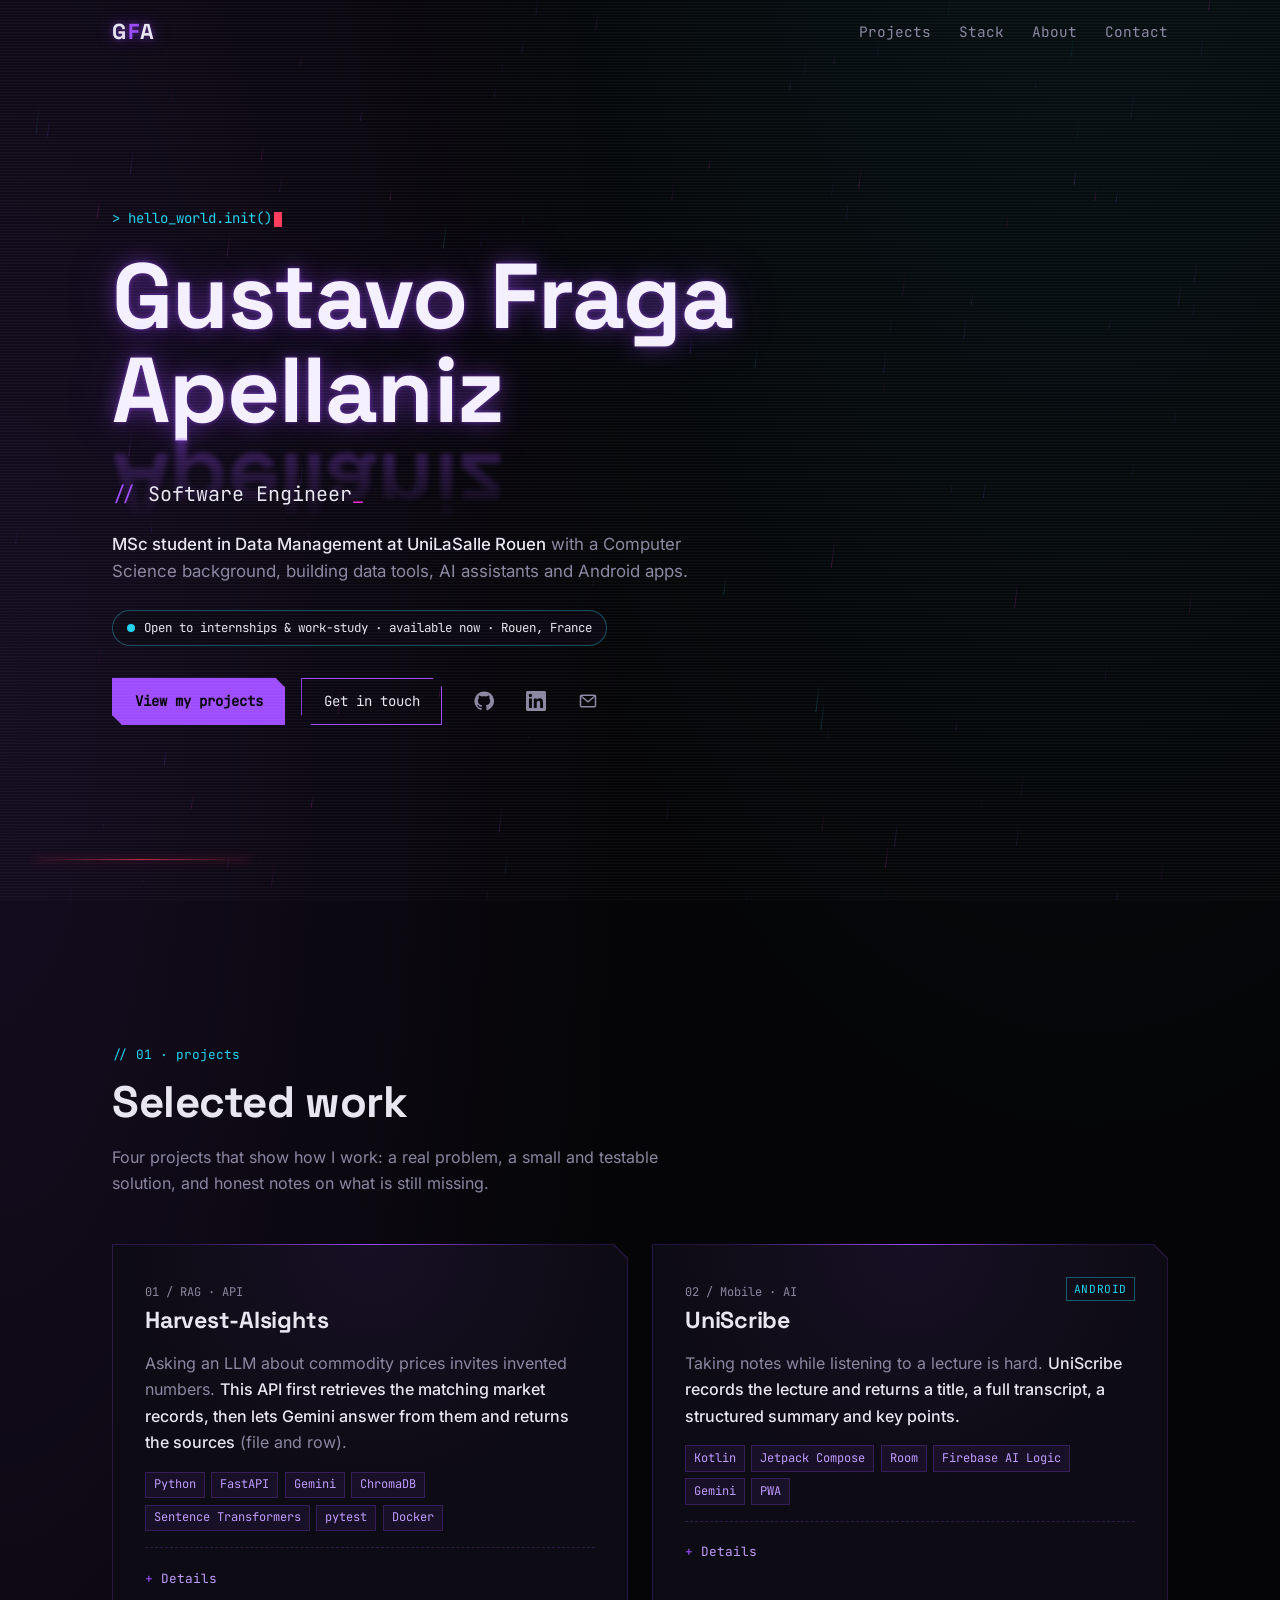
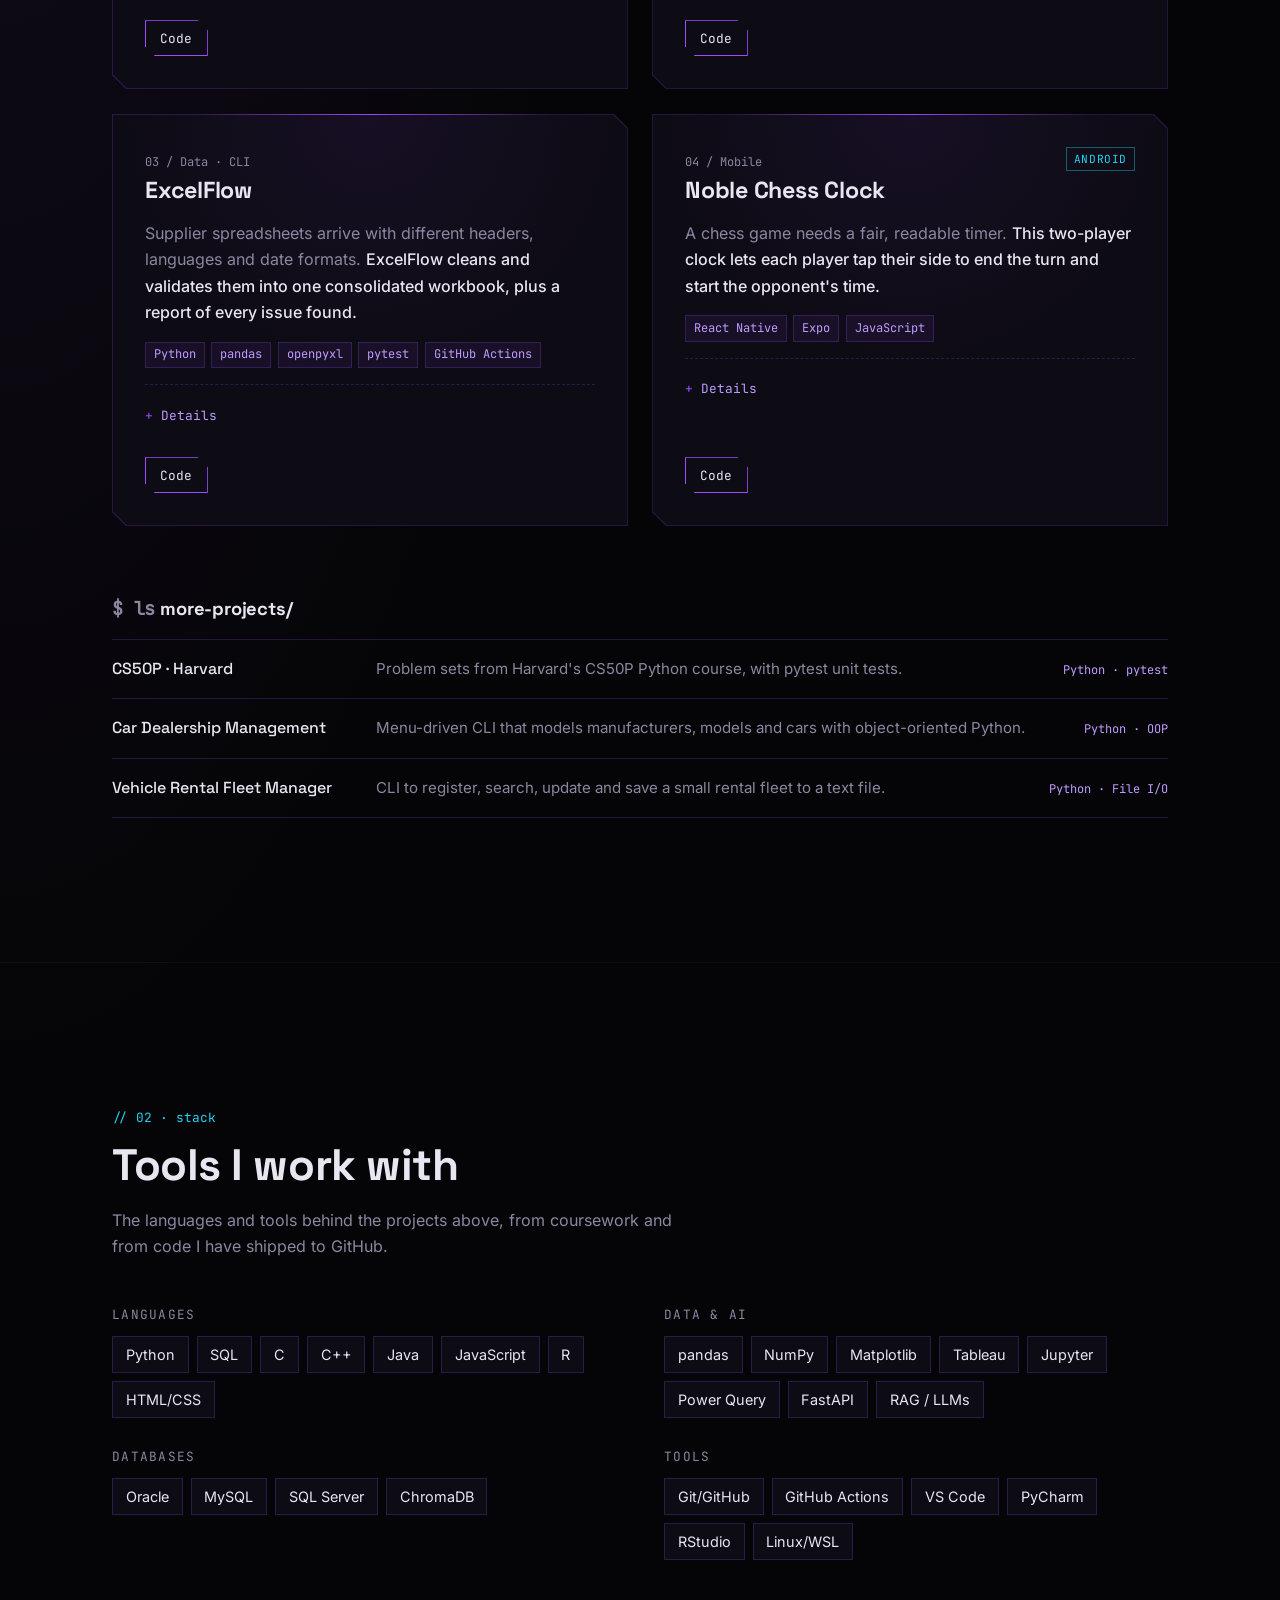
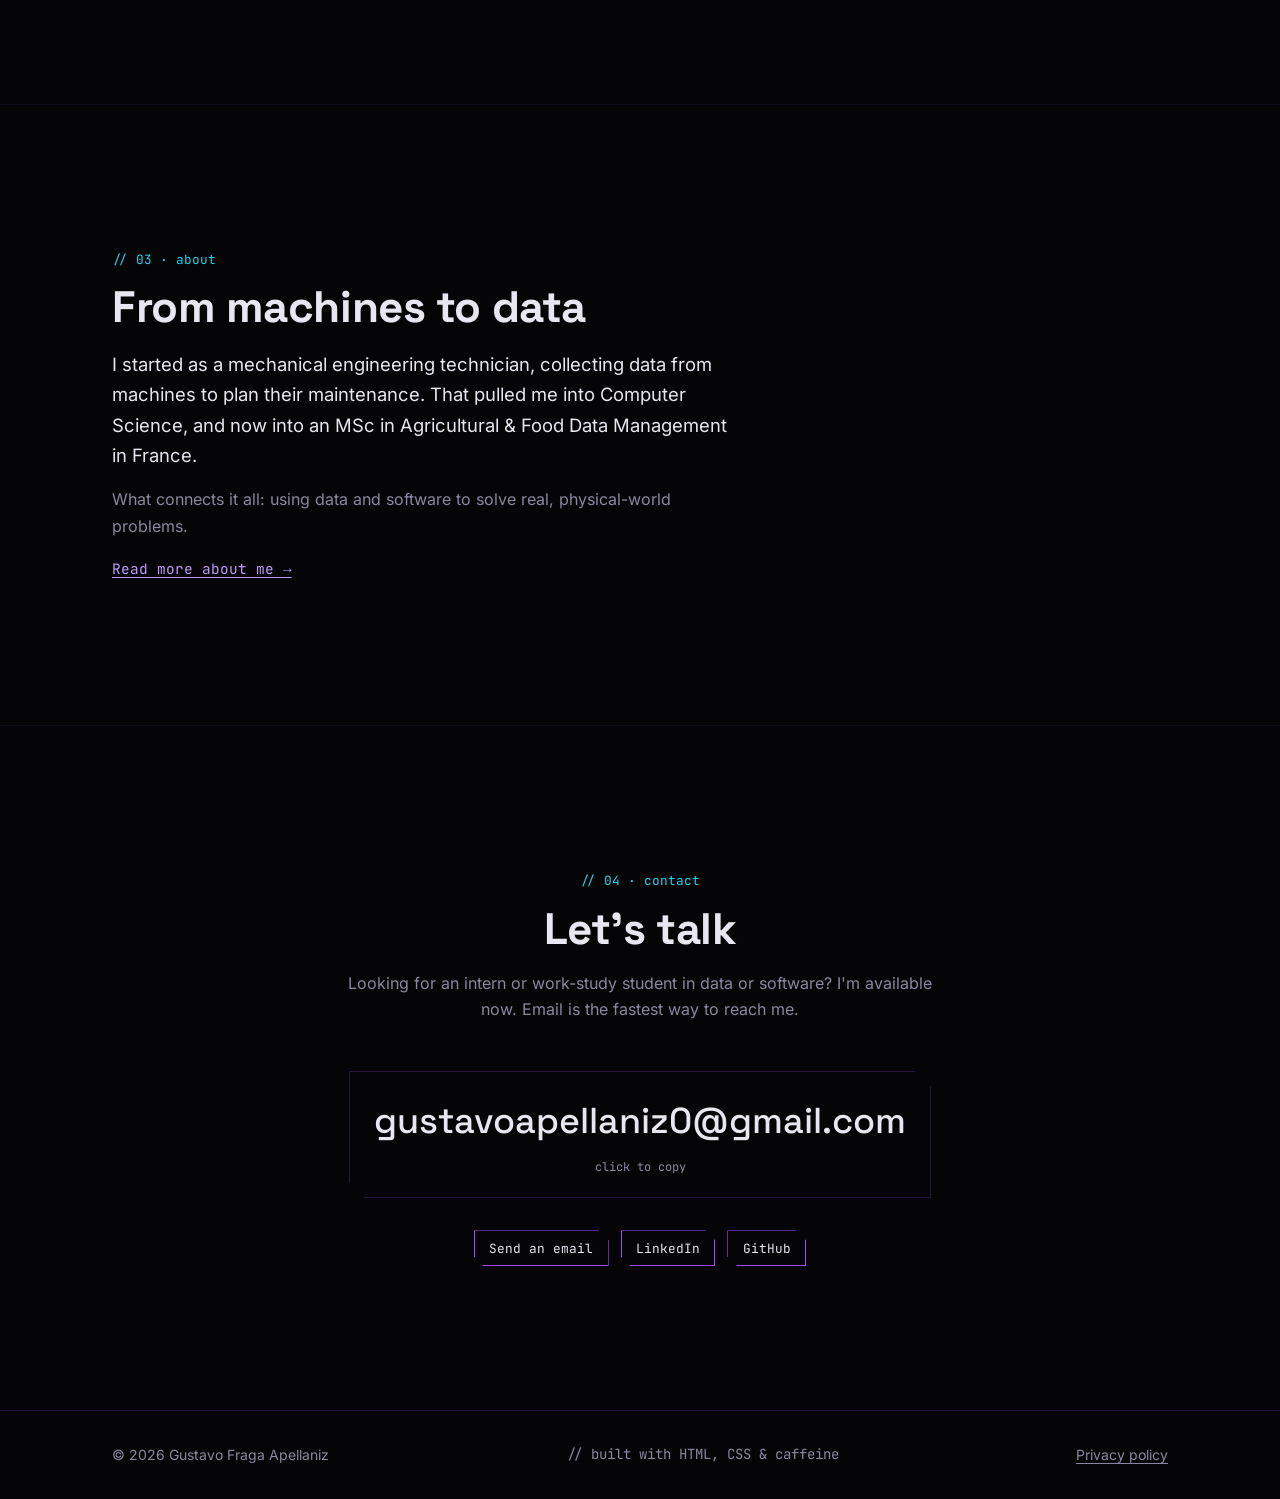
<file: index.html>
<!doctype html>
<html lang="en">
<head>
  <meta charset="utf-8">
  <meta name="viewport" content="width=device-width, initial-scale=1">
  <title>Gustavo Fraga Apellaniz · Software Engineer &amp; Data Analyst</title>
  <meta name="description" content="Portfolio of Gustavo Fraga Apellaniz, MSc student in Data Management at UniLaSalle Rouen. Data tools, AI assistants and Android apps built with Python, Kotlin and SQL.">
  <meta name="author" content="Gustavo Fraga Apellaniz">
  <meta name="theme-color" content="#050507">
  <link rel="canonical" href="https://gustavoapellaniz.github.io/Presentation_Page/">

  <!-- Open Graph / Twitter -->
  <meta property="og:type" content="website">
  <meta property="og:site_name" content="Gustavo Fraga Apellaniz">
  <meta property="og:title" content="Gustavo Fraga Apellaniz · Software Engineer &amp; Data Analyst">
  <meta property="og:description" content="Data tools, AI assistants and Android apps. MSc student in Data Management at UniLaSalle Rouen, France.">
  <meta property="og:url" content="https://gustavoapellaniz.github.io/Presentation_Page/">
  <meta property="og:image" content="https://gustavoapellaniz.github.io/Presentation_Page/assets/img/og-image.jpg">
  <meta property="og:image:width" content="1200">
  <meta property="og:image:height" content="630">
  <meta property="og:image:alt" content="Gustavo Fraga Apellaniz, Software Engineer and Data Analyst">
  <meta property="og:locale" content="en_US">
  <meta name="twitter:card" content="summary_large_image">
  <meta name="twitter:title" content="Gustavo Fraga Apellaniz · Software Engineer &amp; Data Analyst">
  <meta name="twitter:description" content="Data tools, AI assistants and Android apps. MSc student in Data Management at UniLaSalle Rouen, France.">
  <meta name="twitter:image" content="https://gustavoapellaniz.github.io/Presentation_Page/assets/img/og-image.jpg">

  <link rel="icon" href="favicon.svg" type="image/svg+xml">
  <!-- Preload the two fonts used above the fold. -->
  <link rel="preload" href="assets/fonts/space-grotesk-latin-700-normal.woff2" as="font" type="font/woff2" crossorigin>
  <link rel="preload" href="assets/fonts/jetbrains-mono-latin-400-normal.woff2" as="font" type="font/woff2" crossorigin>
  <link rel="stylesheet" href="css/styles.css">
  <!-- Marks that JS runs, so scroll-reveal can hide content safely. -->
  <script>document.documentElement.classList.add("js");</script>
  <script type="module" src="js/main.js"></script>

  <!-- Structured data: who this site is about. -->
  <script type="application/ld+json">
  {
    "@context": "https://schema.org",
    "@type": "Person",
    "name": "Gustavo Fraga Apellaniz",
    "jobTitle": "Software Engineering / Data Analyst",
    "email": "mailto:gustavoapellaniz0@gmail.com",
    "url": "https://gustavoapellaniz.github.io/Presentation_Page/",
    "image": "https://gustavoapellaniz.github.io/Presentation_Page/assets/img/profile.jpg",
    "address": { "@type": "PostalAddress", "addressLocality": "Rouen", "addressCountry": "FR" },
    "alumniOf": [
      { "@type": "CollegeOrUniversity", "name": "UniLaSalle Rouen" },
      { "@type": "CollegeOrUniversity", "name": "Universidade La Salle" }
    ],
    "sameAs": [
      "https://github.com/GustavoApellaniz",
      "https://linkedin.com/in/gustavoapellaniz"
    ]
  }
  </script>
</head>
<body>
  <a class="skip-link" href="#main">Skip to content</a>
  <canvas id="bg-canvas" aria-hidden="true"></canvas>

  <!-- ===================== Navbar ===================== -->
  <header class="nav">
    <nav class="container nav__inner" aria-label="Main">
      <a class="nav__logo" href="./" aria-label="Gustavo Fraga Apellaniz, home">G<span>F</span>A</a>
      <button class="nav__toggle" type="button" aria-expanded="false" aria-controls="nav-menu" aria-label="Open menu">
        <span class="nav__toggle-bar"></span>
      </button>
      <ul class="nav__menu" id="nav-menu">
        <li><a class="nav__link" href="#projects">Projects</a></li>
        <li><a class="nav__link" href="#stack">Stack</a></li>
        <li><a class="nav__link" href="about.html">About</a></li>
        <li><a class="nav__link" href="#contact">Contact</a></li>
        <!-- CV button: hidden until a CV without personal data is added.
             To enable: put the PDF in assets/ (e.g. assets/CV_Gustavo_Fraga_Apellaniz_EN.pdf)
             and remove the "hidden" attribute below. -->
        <li hidden><a class="btn btn--ghost btn--sm" href="assets/CV_Gustavo_Fraga_Apellaniz_EN.pdf" download>Download CV</a></li>
      </ul>
    </nav>
  </header>

  <main id="main">
    <!-- ===================== Hero ===================== -->
    <section class="hero" aria-labelledby="hero-title">
      <div class="container">
        <p class="hero__label" aria-hidden="true">&gt; hello_world.init()<span class="caret"></span></p>

        <div class="hero__name-wrap">
          <h1 class="hero__name" id="hero-title">
            <span class="sr-only">Gustavo Fraga Apellaniz</span>
            <span class="decode" data-decode aria-hidden="true">Gustavo Fraga Apellaniz</span>
          </h1>
          <p class="hero__reflection" aria-hidden="true">Gustavo Fraga Apellaniz</p>
        </div>

        <p class="hero__role">
          <span class="prefix" aria-hidden="true">// </span>
          <span class="sr-only">Software Engineer, Data Analyst, ML &amp; AI enthusiast, Android app builder</span>
          <span data-typewriter aria-hidden="true"
                data-roles='["Software Engineer", "Data Analyst", "ML & AI enthusiast", "Android app builder"]'>Software Engineer</span><span class="cursor" aria-hidden="true">_</span>
        </p>

        <p class="hero__pitch">
          <strong>MSc student in Data Management at UniLaSalle Rouen</strong> with a Computer Science background,
          building data tools, AI assistants and Android apps.
        </p>

        <p class="status-chip">
          <span class="status-chip__dot" aria-hidden="true"></span>
          Open to internships &amp; work-study · available now · Rouen, France
        </p>

        <div class="hero__actions">
          <a class="btn btn--primary" href="#projects">View my projects</a>
          <a class="btn btn--ghost" href="#contact">Get in touch</a>
          <ul class="icon-links">
            <li>
              <a class="icon-link" href="https://github.com/GustavoApellaniz" rel="noopener" target="_blank" aria-label="GitHub (opens in a new tab)">
                <svg viewBox="0 0 24 24" fill="currentColor" aria-hidden="true"><path d="M12 .5a11.5 11.5 0 0 0-3.64 22.41c.58.1.79-.25.79-.56v-2c-3.2.7-3.88-1.37-3.88-1.37-.52-1.33-1.28-1.69-1.28-1.69-1.05-.71.08-.7.08-.7 1.16.08 1.77 1.19 1.77 1.19 1.03 1.77 2.7 1.26 3.36.96.1-.75.4-1.26.73-1.55-2.55-.29-5.24-1.28-5.24-5.68 0-1.26.45-2.28 1.19-3.09-.12-.29-.52-1.46.11-3.05 0 0 .97-.31 3.17 1.18a11 11 0 0 1 5.77 0c2.2-1.49 3.17-1.18 3.17-1.18.63 1.59.23 2.76.11 3.05.74.81 1.19 1.83 1.19 3.09 0 4.41-2.69 5.38-5.26 5.67.41.36.78 1.06.78 2.14v3.17c0 .31.21.67.8.56A11.5 11.5 0 0 0 12 .5Z"/></svg>
              </a>
            </li>
            <li>
              <a class="icon-link" href="https://linkedin.com/in/gustavoapellaniz" rel="noopener" target="_blank" aria-label="LinkedIn (opens in a new tab)">
                <svg viewBox="0 0 24 24" fill="currentColor" aria-hidden="true"><path d="M20.45 20.45h-3.56v-5.57c0-1.33-.02-3.04-1.85-3.04-1.85 0-2.14 1.45-2.14 2.94v5.67H9.34V9h3.42v1.56h.05c.48-.9 1.64-1.85 3.37-1.85 3.6 0 4.27 2.37 4.27 5.46v6.28ZM5.34 7.43a2.06 2.06 0 1 1 0-4.13 2.06 2.06 0 0 1 0 4.13ZM7.12 20.45H3.56V9h3.56v11.45ZM22.22 0H1.77C.79 0 0 .77 0 1.73v20.54C0 23.23.79 24 1.77 24h20.45c.98 0 1.78-.77 1.78-1.73V1.73C24 .77 23.2 0 22.22 0Z"/></svg>
              </a>
            </li>
            <li>
              <a class="icon-link" href="mailto:gustavoapellaniz0@gmail.com" aria-label="Email">
                <svg viewBox="0 0 24 24" fill="none" stroke="currentColor" stroke-width="1.8" aria-hidden="true"><rect x="3" y="5" width="18" height="14" rx="1.5"/><path d="m3.5 6 8.5 7 8.5-7"/></svg>
              </a>
            </li>
          </ul>
        </div>
      </div>
      <span class="hero__trail" aria-hidden="true"></span>
    </section>

    <!-- ===================== Projects ===================== -->
    <section class="section" id="projects" aria-labelledby="projects-title">
      <div class="container">
        <div class="reveal">
          <span class="section__label">// 01 · projects</span>
          <h2 class="section__title" id="projects-title">Selected work</h2>
          <p class="section__intro">Four projects that show how I work: a real problem, a small and testable solution, and honest notes on what is still missing.</p>
        </div>

        <ul class="projects-grid">
          <!-- Harvest-AIsights -->
          <li class="reveal">
            <article class="card">
              <div class="card__inner">
                <div class="card__head">
                  <div>
                    <span class="card__index">01 / RAG · API</span>
                    <h3 class="card__title">Harvest-AIsights</h3>
                  </div>
                </div>
                <p class="card__text">Asking an LLM about commodity prices invites invented numbers. <strong>This API first retrieves the matching market records, then lets Gemini answer from them and returns the sources</strong> (file and row).</p>
                <ul class="tag-list" aria-label="Technologies">
                  <li class="tag">Python</li><li class="tag">FastAPI</li><li class="tag">Gemini</li><li class="tag">ChromaDB</li><li class="tag">Sentence Transformers</li><li class="tag">pytest</li><li class="tag">Docker</li>
                </ul>
                <details class="card__details">
                  <summary>Details</summary>
                  <ul>
                    <li><b>What it does:</b> answers natural-language questions about 131 agricultural quotations (Euronext, CBOT, Argus and physical markets), with short per-session conversation memory.</li>
                    <li><b>Key decisions:</b> each CSV row becomes a self-contained text record, embedded with multilingual-e5-small and stored in ChromaDB. Retrieved content is treated as untrusted data in the prompt.</li>
                    <li><b>Quality:</b> retrieval measured with Hit@K and MRR; pytest suite with mocked embedding and LLM; Dockerfile and GitHub Actions CI.</li>
                    <li><b>What I learned:</b> RAG is weak at aggregation, because the LLM only sees the top-K records. Exact statistics therefore come from a separate <code>/quotes/summary</code> endpoint.</li>
                  </ul>
                  <p class="card__note">Status: portfolio prototype, in active development.</p>
                </details>
                <div class="card__actions">
                  <a class="btn btn--ghost btn--sm" href="https://github.com/GustavoApellaniz/harvest-AIsights" rel="noopener" target="_blank">Code<span class="sr-only"> for Harvest-AIsights on GitHub (opens in a new tab)</span></a>
                </div>
              </div>
            </article>
          </li>

          <!-- UniScribe -->
          <li class="reveal">
            <article class="card">
              <div class="card__inner">
                <div class="card__head">
                  <div>
                    <span class="card__index">02 / Mobile · AI</span>
                    <h3 class="card__title">UniScribe</h3>
                  </div>
                  <span class="badge">Android</span>
                </div>
                <p class="card__text">Taking notes while listening to a lecture is hard. <strong>UniScribe records the lecture and returns a title, a full transcript, a structured summary and key points.</strong></p>
                <ul class="tag-list" aria-label="Technologies">
                  <li class="tag">Kotlin</li><li class="tag">Jetpack Compose</li><li class="tag">Room</li><li class="tag">Firebase AI Logic</li><li class="tag">Gemini</li><li class="tag">PWA</li>
                </ul>
                <details class="card__details">
                  <summary>Details</summary>
                  <ul>
                    <li><b>What it does:</b> a native Android app and a static web app (PWA). Record or upload audio, get study notes, keep a history on the device and export to <code>.txt</code>.</li>
                    <li><b>Key decisions:</b> no server of my own and no API key in the clients. Both call Gemini through Firebase AI Logic, protected by App Check, and the response is constrained to a JSON schema.</li>
                    <li><b>Android details:</b> a foreground service keeps recording with the screen off; the model and the recording limit can be changed with Remote Config.</li>
                    <li><b>What I learned:</b> shipping takes more than code. A Play release needs signing, a Data safety form and a closed test with 12 testers for 14 days.</li>
                  </ul>
                  <p class="card__note">Status: code complete; device testing and the Google Play closed test are next.</p>
                </details>
                <div class="card__actions">
                  <a class="btn btn--ghost btn--sm" href="https://github.com/GustavoApellaniz/Uniscribe" rel="noopener" target="_blank">Code<span class="sr-only"> for UniScribe on GitHub (opens in a new tab)</span></a>
                </div>
              </div>
            </article>
          </li>

          <!-- ExcelFlow -->
          <li class="reveal">
            <article class="card">
              <div class="card__inner">
                <div class="card__head">
                  <div>
                    <span class="card__index">03 / Data · CLI</span>
                    <h3 class="card__title">ExcelFlow</h3>
                  </div>
                </div>
                <p class="card__text">Supplier spreadsheets arrive with different headers, languages and date formats. <strong>ExcelFlow cleans and validates them into one consolidated workbook, plus a report of every issue found.</strong></p>
                <ul class="tag-list" aria-label="Technologies">
                  <li class="tag">Python</li><li class="tag">pandas</li><li class="tag">openpyxl</li><li class="tag">pytest</li><li class="tag">GitHub Actions</li>
                </ul>
                <details class="card__details">
                  <summary>Details</summary>
                  <ul>
                    <li><b>What it does:</b> a command-line pipeline: header detection → column mapping → cleaning → validation → Excel report and issues CSV.</li>
                    <li><b>Key decisions:</b> column names are matched across French, Portuguese and English headers and small typos. Six validation rules, and every issue is traced to its file, Excel row, field and reason.</li>
                    <li><b>Results:</b> on synthetic data with injected errors, 10,120 rows in 2.59 s (median) with 100% precision and recall for the implemented rules.</li>
                    <li><b>What I learned:</b> a ground-truth dataset turns "it seems to work" into a measurable result.</li>
                  </ul>
                </details>
                <div class="card__actions">
                  <a class="btn btn--ghost btn--sm" href="https://github.com/GustavoApellaniz/ExcelFlow" rel="noopener" target="_blank">Code<span class="sr-only"> for ExcelFlow on GitHub (opens in a new tab)</span></a>
                </div>
              </div>
            </article>
          </li>

          <!-- Noble Chess Clock -->
          <li class="reveal">
            <article class="card">
              <div class="card__inner">
                <div class="card__head">
                  <div>
                    <span class="card__index">04 / Mobile</span>
                    <h3 class="card__title">Noble Chess Clock</h3>
                  </div>
                  <span class="badge">Android</span>
                </div>
                <p class="card__text">A chess game needs a fair, readable timer. <strong>This two-player clock lets each player tap their side to end the turn and start the opponent's time.</strong></p>
                <ul class="tag-list" aria-label="Technologies">
                  <li class="tag">React Native</li><li class="tag">Expo</li><li class="tag">JavaScript</li>
                </ul>
                <details class="card__details">
                  <summary>Details</summary>
                  <ul>
                    <li><b>What it does:</b> a setup screen with time presets (1 to 180 minutes per player) and an optional increment of up to 60 seconds per move, plus pause and resume.</li>
                    <li><b>Key decisions:</b> a visual identity inspired by classic chess rooms (dark wood and aged gold), with high-contrast digits that stay easy to read.</li>
                    <li><b>Tooling:</b> runs on an Android phone through Expo Go, with an EAS Build path prepared for a release build.</li>
                    <li><b>What I learned:</b> state and timing logic in a mobile UI, and preparing an Expo project for an Android build.</li>
                  </ul>
                </details>
                <div class="card__actions">
                  <a class="btn btn--ghost btn--sm" href="https://github.com/GustavoApellaniz/Chess-Clock-App" rel="noopener" target="_blank">Code<span class="sr-only"> for Noble Chess Clock on GitHub (opens in a new tab)</span></a>
                </div>
              </div>
            </article>
          </li>
        </ul>

        <!-- More projects: compact archive -->
        <div class="archive reveal">
          <h3 class="archive__title"><span class="mono" style="color:var(--muted)">$ ls</span> more-projects/</h3>
          <ul class="archive__list">
            <li class="archive__item">
              <a class="archive__name" href="https://github.com/GustavoApellaniz/CS50P---HARVARD" rel="noopener" target="_blank">CS50P · Harvard</a>
              <p class="archive__desc">Problem sets from Harvard's CS50P Python course, with pytest unit tests.</p>
              <span class="archive__tags">Python · pytest</span>
            </li>
            <li class="archive__item">
              <a class="archive__name" href="https://github.com/GustavoApellaniz/Car-Dealership-Management-System" rel="noopener" target="_blank">Car Dealership Management</a>
              <p class="archive__desc">Menu-driven CLI that models manufacturers, models and cars with object-oriented Python.</p>
              <span class="archive__tags">Python · OOP</span>
            </li>
            <li class="archive__item">
              <a class="archive__name" href="https://github.com/GustavoApellaniz/Vehicle-Rental-Fleet-Manager" rel="noopener" target="_blank">Vehicle Rental Fleet Manager</a>
              <p class="archive__desc">CLI to register, search, update and save a small rental fleet to a text file.</p>
              <span class="archive__tags">Python · File I/O</span>
            </li>
          </ul>
        </div>
      </div>
    </section>

    <!-- ===================== Stack ===================== -->
    <section class="section" id="stack" aria-labelledby="stack-title">
      <div class="container">
        <div class="reveal">
          <span class="section__label">// 02 · stack</span>
          <h2 class="section__title" id="stack-title">Tools I work with</h2>
          <p class="section__intro">The languages and tools behind the projects above, from coursework and from code I have shipped to GitHub.</p>
        </div>
        <div class="stack-grid reveal">
          <div class="stack-group">
            <h3 class="stack-group__title">Languages</h3>
            <ul class="chip-list">
              <li class="chip">Python</li><li class="chip">SQL</li><li class="chip">C</li><li class="chip">C++</li><li class="chip">Java</li><li class="chip">JavaScript</li><li class="chip">R</li><li class="chip">HTML/CSS</li>
            </ul>
          </div>
          <div class="stack-group">
            <h3 class="stack-group__title">Data &amp; AI</h3>
            <ul class="chip-list">
              <li class="chip">pandas</li><li class="chip">NumPy</li><li class="chip">Matplotlib</li><li class="chip">Tableau</li><li class="chip">Jupyter</li><li class="chip">Power Query</li><li class="chip">FastAPI</li><li class="chip">RAG / LLMs</li>
            </ul>
          </div>
          <div class="stack-group">
            <h3 class="stack-group__title">Databases</h3>
            <ul class="chip-list">
              <li class="chip">Oracle</li><li class="chip">MySQL</li><li class="chip">SQL Server</li><li class="chip">ChromaDB</li>
            </ul>
          </div>
          <div class="stack-group">
            <h3 class="stack-group__title">Tools</h3>
            <ul class="chip-list">
              <li class="chip">Git/GitHub</li><li class="chip">GitHub Actions</li><li class="chip">VS Code</li><li class="chip">PyCharm</li><li class="chip">RStudio</li><li class="chip">Linux/WSL</li>
            </ul>
          </div>
        </div>
      </div>
    </section>

    <!-- ===================== Short about ===================== -->
    <section class="section" id="about" aria-labelledby="about-title">
      <div class="container"><div class="teaser reveal">
        <span class="section__label">// 03 · about</span>
        <h2 class="section__title" id="about-title">From machines to data</h2>
        <p>I started as a mechanical engineering technician, collecting data from machines to plan their maintenance. That pulled me into Computer Science, and now into an MSc in Agricultural &amp; Food Data Management in France.</p>
        <p>What connects it all: using data and software to solve real, physical-world problems.</p>
        <a class="arrow-link" href="about.html">Read more about me →</a>
      </div></div>
    </section>

    <!-- ===================== Contact ===================== -->
    <section class="section contact" id="contact" aria-labelledby="contact-title">
      <div class="container reveal">
        <span class="section__label">// 04 · contact</span>
        <h2 class="section__title" id="contact-title">Let's talk</h2>
        <p class="section__intro">Looking for an intern or work-study student in data or software? I'm available now. Email is the fastest way to reach me.</p>
        <button class="email-btn" type="button" data-copy="gustavoapellaniz0@gmail.com">
          <span class="email-btn__address">gustavoapellaniz0@gmail.com</span>
          <span class="email-btn__hint">click to copy</span>
        </button>
        <div class="contact__links">
          <a class="btn btn--ghost btn--sm" href="mailto:gustavoapellaniz0@gmail.com">Send an email</a>
          <a class="btn btn--ghost btn--sm" href="https://linkedin.com/in/gustavoapellaniz" rel="noopener" target="_blank">LinkedIn<span class="sr-only"> (opens in a new tab)</span></a>
          <a class="btn btn--ghost btn--sm" href="https://github.com/GustavoApellaniz" rel="noopener" target="_blank">GitHub<span class="sr-only"> (opens in a new tab)</span></a>
        </div>
      </div>
    </section>
  </main>

  <!-- ===================== Footer ===================== -->
  <footer class="footer">
    <div class="container footer__inner">
      <p>© 2026 Gustavo Fraga Apellaniz</p>
      <p class="mono">// built with HTML, CSS &amp; caffeine</p>
      <p><a href="privacy.html">Privacy policy</a></p>
    </div>
  </footer>

  <div class="toast" role="status" aria-live="polite"></div>
</body>
</html>
</file>
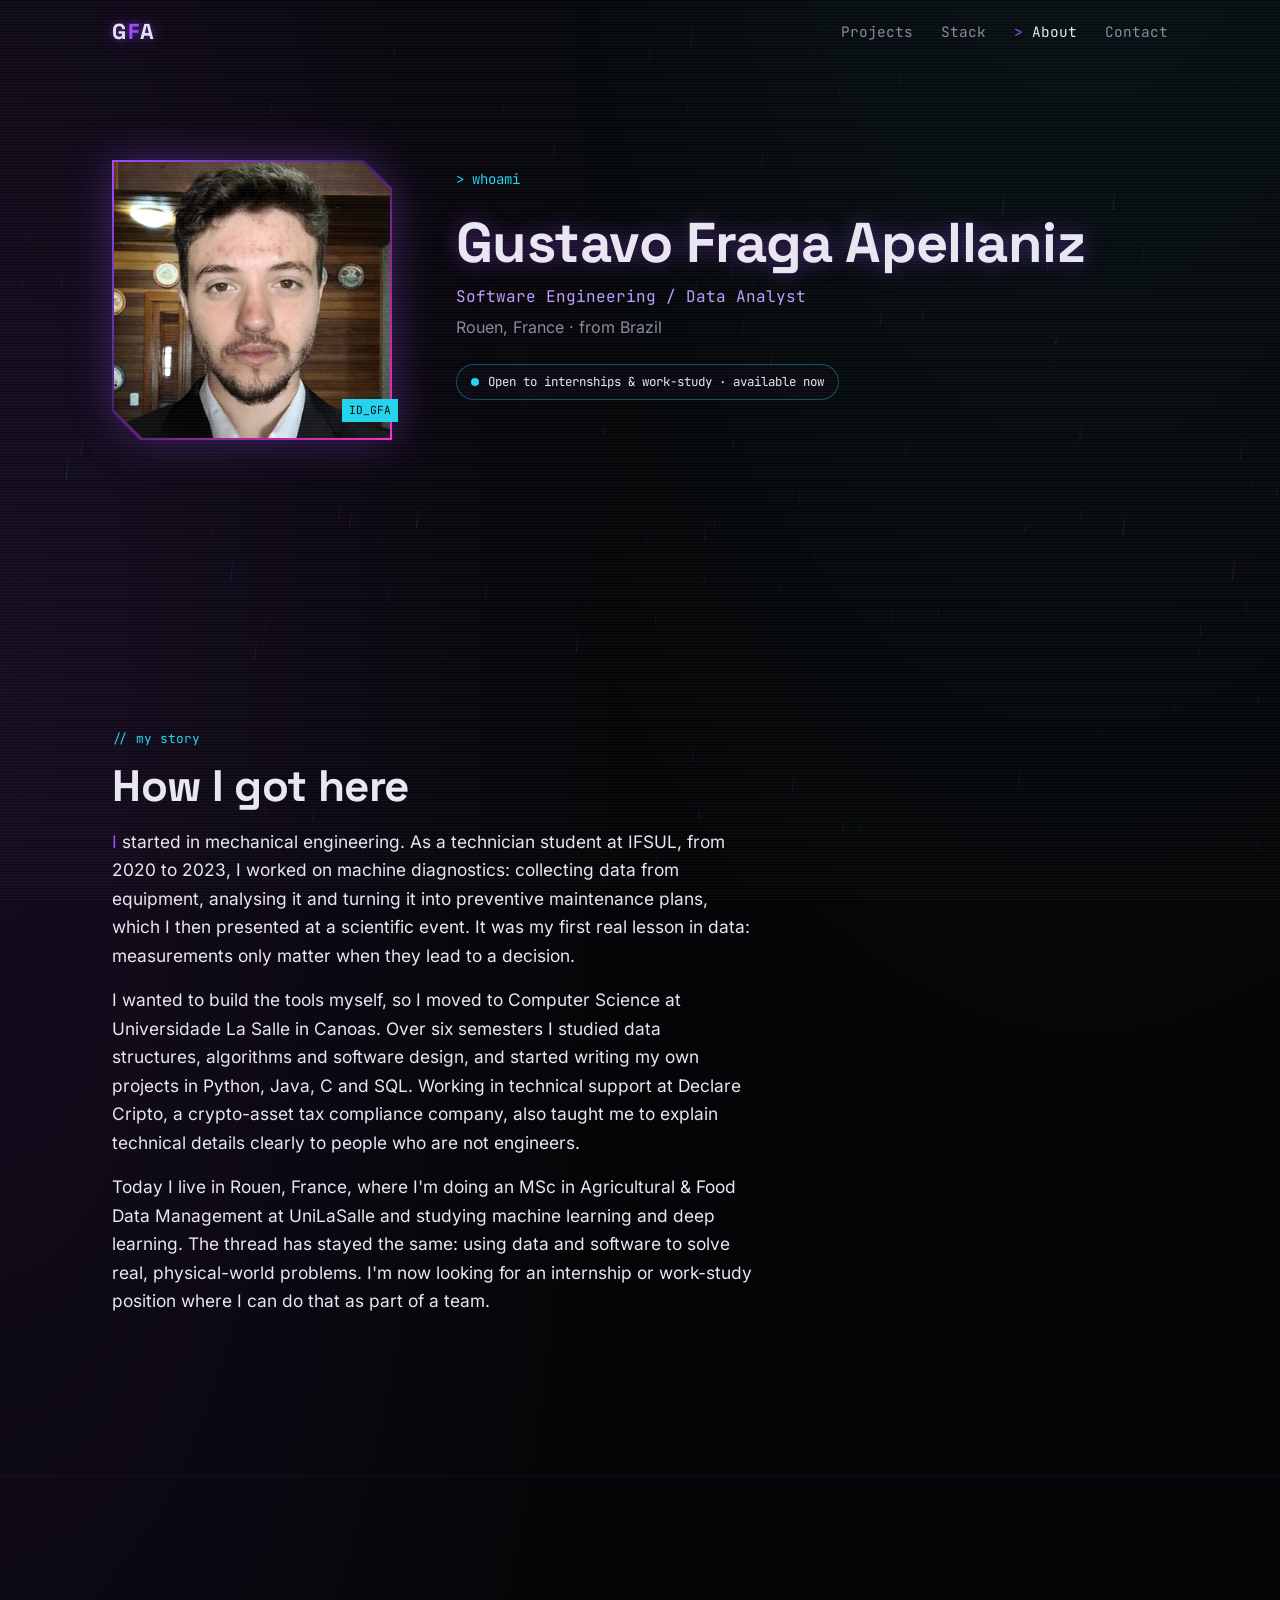
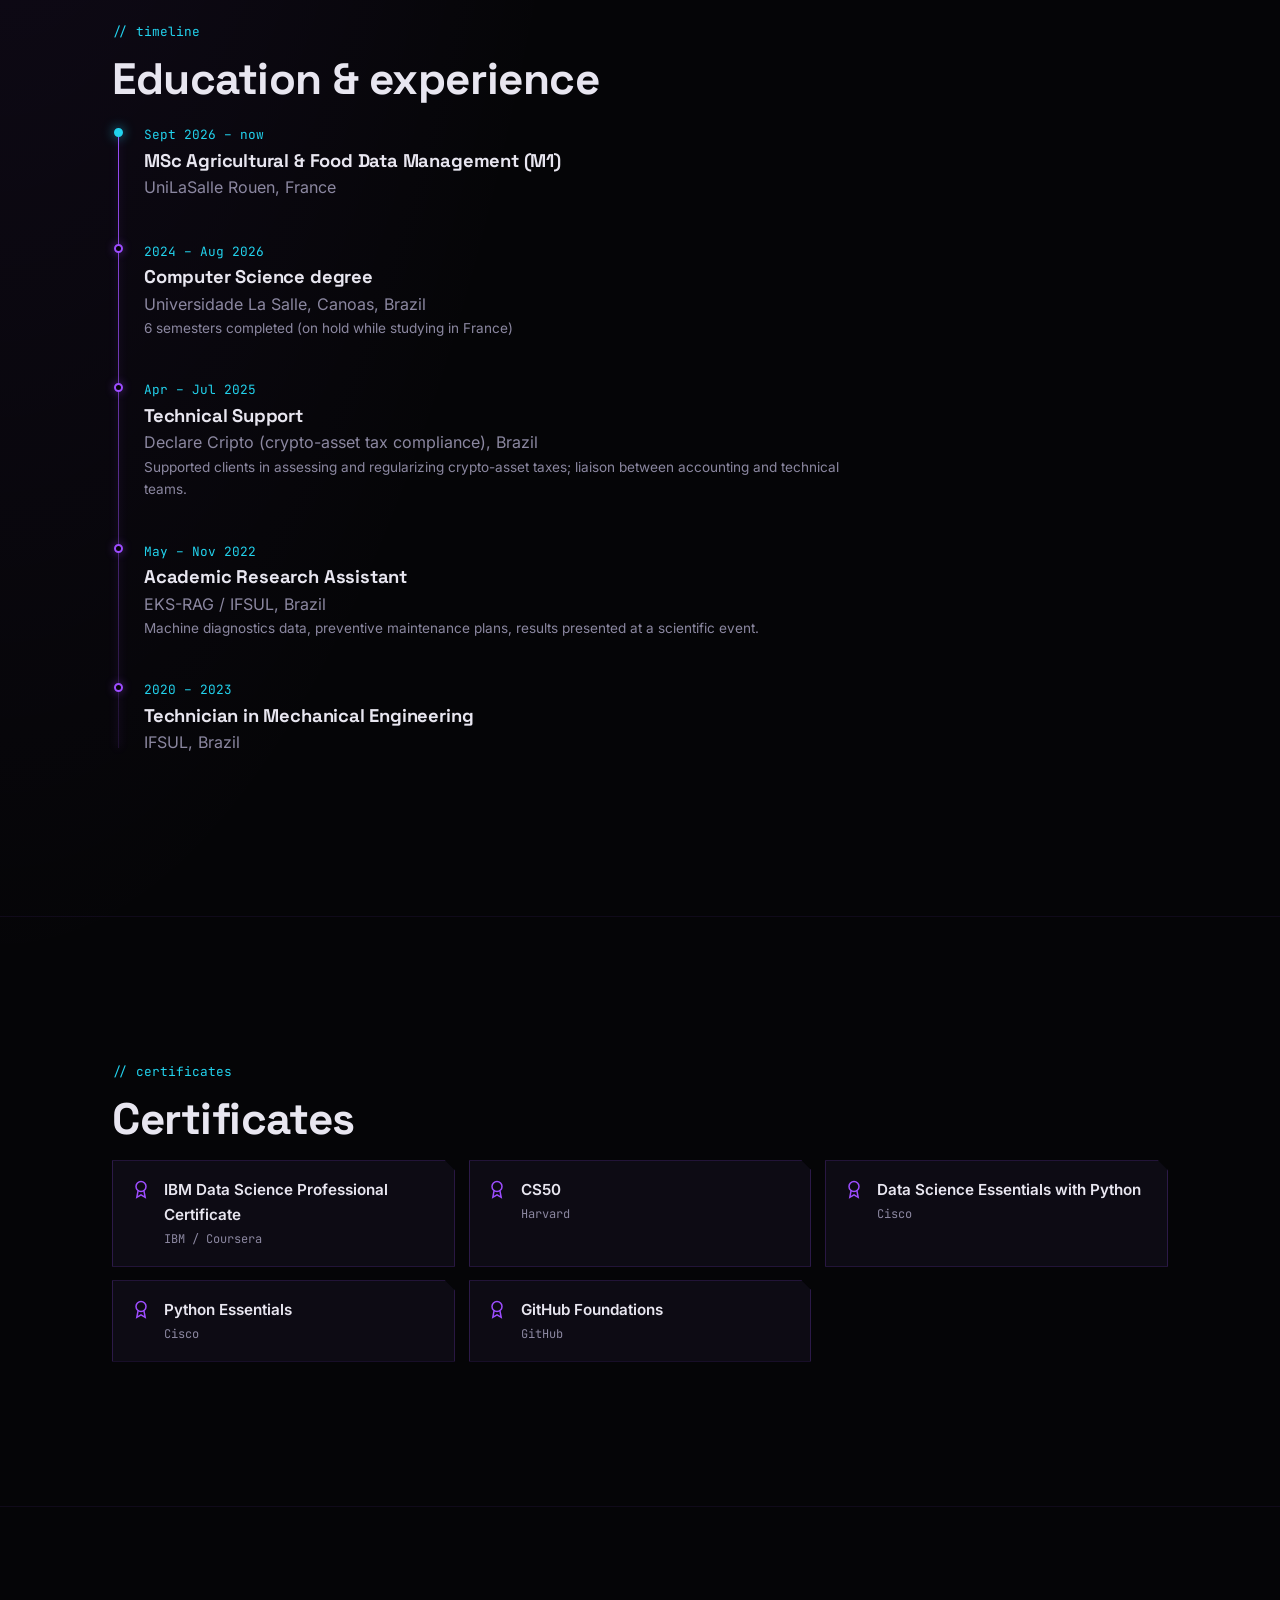
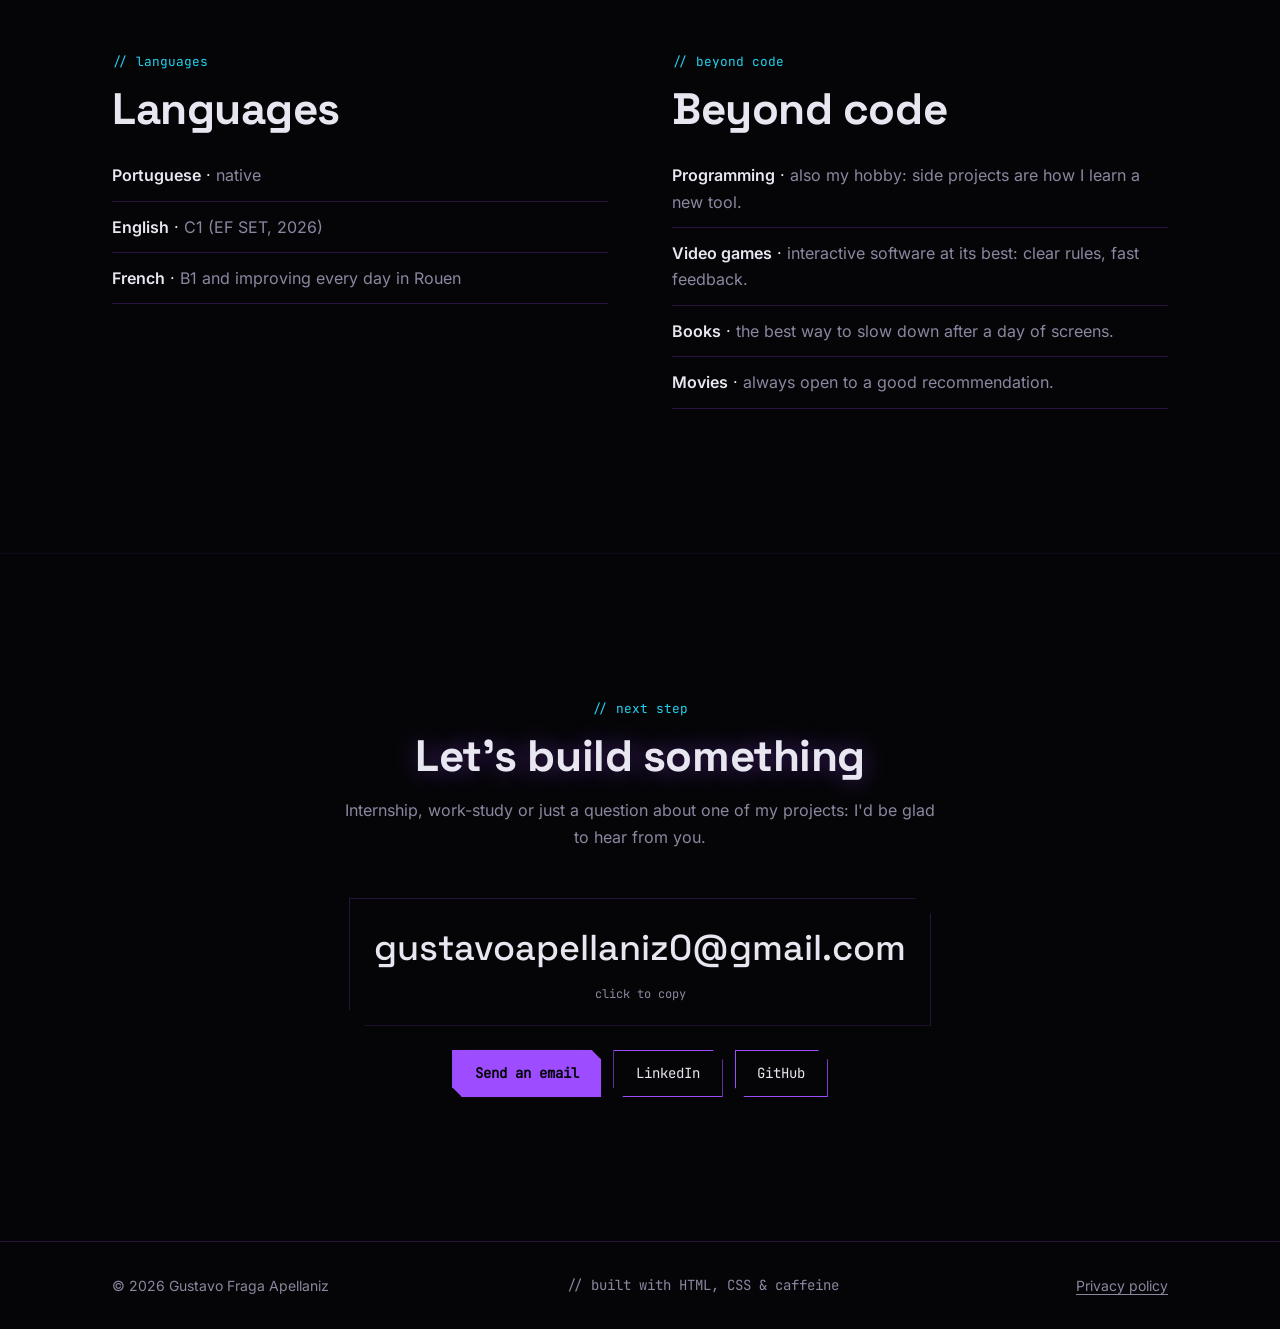
<file: about.html>
<!doctype html>
<html lang="en">
<head>
  <meta charset="utf-8">
  <meta name="viewport" content="width=device-width, initial-scale=1">
  <title>About · Gustavo Fraga Apellaniz</title>
  <meta name="description" content="About Gustavo Fraga Apellaniz: from mechanical engineering technician to Computer Science and an MSc in Agricultural &amp; Food Data Management at UniLaSalle Rouen.">
  <meta name="author" content="Gustavo Fraga Apellaniz">
  <meta name="theme-color" content="#050507">
  <link rel="canonical" href="https://gustavoapellaniz.github.io/Presentation_Page/about.html">

  <meta property="og:type" content="profile">
  <meta property="og:site_name" content="Gustavo Fraga Apellaniz">
  <meta property="og:title" content="About · Gustavo Fraga Apellaniz">
  <meta property="og:description" content="From machine diagnostics to data and software: my path, timeline, certificates and languages.">
  <meta property="og:url" content="https://gustavoapellaniz.github.io/Presentation_Page/about.html">
  <meta property="og:image" content="https://gustavoapellaniz.github.io/Presentation_Page/assets/img/og-image.jpg">
  <meta property="og:image:width" content="1200">
  <meta property="og:image:height" content="630">
  <meta property="og:image:alt" content="Gustavo Fraga Apellaniz, Software Engineer and Data Analyst">
  <meta property="og:locale" content="en_US">
  <meta name="twitter:card" content="summary_large_image">
  <meta name="twitter:title" content="About · Gustavo Fraga Apellaniz">
  <meta name="twitter:description" content="From machine diagnostics to data and software: my path, timeline, certificates and languages.">
  <meta name="twitter:image" content="https://gustavoapellaniz.github.io/Presentation_Page/assets/img/og-image.jpg">

  <link rel="icon" href="favicon.svg" type="image/svg+xml">
  <link rel="preload" href="assets/fonts/space-grotesk-latin-700-normal.woff2" as="font" type="font/woff2" crossorigin>
  <link rel="preload" href="assets/img/profile.webp" as="image" type="image/webp">
  <link rel="stylesheet" href="css/styles.css">
  <script>document.documentElement.classList.add("js");</script>
  <script type="module" src="js/main.js"></script>

  <script type="application/ld+json">
  {
    "@context": "https://schema.org",
    "@type": "ProfilePage",
    "url": "https://gustavoapellaniz.github.io/Presentation_Page/about.html",
    "mainEntity": {
      "@type": "Person",
      "name": "Gustavo Fraga Apellaniz",
      "jobTitle": "Software Engineering / Data Analyst",
      "email": "mailto:gustavoapellaniz0@gmail.com",
      "url": "https://gustavoapellaniz.github.io/Presentation_Page/",
      "image": "https://gustavoapellaniz.github.io/Presentation_Page/assets/img/profile.jpg",
      "address": { "@type": "PostalAddress", "addressLocality": "Rouen", "addressCountry": "FR" },
      "knowsLanguage": ["pt", "en", "fr"],
      "sameAs": [
        "https://github.com/GustavoApellaniz",
        "https://linkedin.com/in/gustavoapellaniz"
      ]
    }
  }
  </script>
</head>
<body>
  <a class="skip-link" href="#main">Skip to content</a>
  <canvas id="bg-canvas" aria-hidden="true"></canvas>

  <!-- ===================== Navbar ===================== -->
  <header class="nav">
    <nav class="container nav__inner" aria-label="Main">
      <a class="nav__logo" href="./" aria-label="Gustavo Fraga Apellaniz, home">G<span>F</span>A</a>
      <button class="nav__toggle" type="button" aria-expanded="false" aria-controls="nav-menu" aria-label="Open menu">
        <span class="nav__toggle-bar"></span>
      </button>
      <ul class="nav__menu" id="nav-menu">
        <li><a class="nav__link" href="./#projects">Projects</a></li>
        <li><a class="nav__link" href="./#stack">Stack</a></li>
        <li><a class="nav__link" href="about.html" aria-current="page">About</a></li>
        <li><a class="nav__link" href="./#contact">Contact</a></li>
        <!-- CV button: hidden until a CV without personal data is added (see index.html). -->
        <li hidden><a class="btn btn--ghost btn--sm" href="assets/CV_Gustavo_Fraga_Apellaniz_EN.pdf" download>Download CV</a></li>
      </ul>
    </nav>
  </header>

  <main id="main">
    <!-- ===================== Profile hero ===================== -->
    <section class="container profile" aria-labelledby="about-title">
      <div class="photo">
        <div class="photo__frame">
          <picture>
            <source srcset="assets/img/profile.webp" type="image/webp">
            <img src="assets/img/profile.jpg" width="320" height="320" alt="Portrait of Gustavo Fraga Apellaniz" fetchpriority="high" decoding="async">
          </picture>
        </div>
        <span class="photo__tag" aria-hidden="true">ID_GFA</span>
      </div>
      <div>
        <p class="hero__label" aria-hidden="true">&gt; whoami</p>
        <h1 class="profile__name" id="about-title">Gustavo Fraga Apellaniz</h1>
        <p class="profile__role">Software Engineering / Data Analyst</p>
        <p class="profile__place">Rouen, France · from Brazil</p>
        <p class="status-chip">
          <span class="status-chip__dot" aria-hidden="true"></span>
          Open to internships &amp; work-study · available now
        </p>
      </div>
    </section>

    <!-- ===================== Story ===================== -->
    <section class="section" aria-labelledby="story-title">
      <div class="container"><div class="story reveal">
        <span class="section__label">// my story</span>
        <h2 class="section__title" id="story-title">How I got here</h2>
        <p>I started in mechanical engineering. As a technician student at IFSUL, from 2020 to 2023, I worked on machine diagnostics: collecting data from equipment, analysing it and turning it into preventive maintenance plans, which I then presented at a scientific event. It was my first real lesson in data: measurements only matter when they lead to a decision.</p>
        <p>I wanted to build the tools myself, so I moved to Computer Science at Universidade La Salle in Canoas. Over six semesters I studied data structures, algorithms and software design, and started writing my own projects in Python, Java, C and SQL. Working in technical support at Declare Cripto, a crypto-asset tax compliance company, also taught me to explain technical details clearly to people who are not engineers.</p>
        <p>Today I live in Rouen, France, where I'm doing an MSc in Agricultural &amp; Food Data Management at UniLaSalle and studying machine learning and deep learning. The thread has stayed the same: using data and software to solve real, physical-world problems. I'm now looking for an internship or work-study position where I can do that as part of a team.</p>
      </div></div>
    </section>

    <!-- ===================== Timeline ===================== -->
    <section class="section" aria-labelledby="timeline-title">
      <div class="container">
        <div class="reveal">
          <span class="section__label">// timeline</span>
          <h2 class="section__title" id="timeline-title">Education &amp; experience</h2>
        </div>
        <ol class="timeline reveal">
          <li class="timeline__item is-current">
            <span class="timeline__date">Sept 2026 – now</span>
            <h3 class="timeline__title">MSc Agricultural &amp; Food Data Management (M1)</h3>
            <p class="timeline__org">UniLaSalle Rouen, France</p>
          </li>
          <li class="timeline__item">
            <span class="timeline__date">2024 – Aug 2026</span>
            <h3 class="timeline__title">Computer Science degree</h3>
            <p class="timeline__org">Universidade La Salle, Canoas, Brazil
              <small>6 semesters completed (on hold while studying in France)</small></p>
          </li>
          <li class="timeline__item">
            <span class="timeline__date">Apr – Jul 2025</span>
            <h3 class="timeline__title">Technical Support</h3>
            <p class="timeline__org">Declare Cripto (crypto-asset tax compliance), Brazil
              <small>Supported clients in assessing and regularizing crypto-asset taxes; liaison between accounting and technical teams.</small></p>
          </li>
          <li class="timeline__item">
            <span class="timeline__date">May – Nov 2022</span>
            <h3 class="timeline__title">Academic Research Assistant</h3>
            <p class="timeline__org">EKS-RAG / IFSUL, Brazil
              <small>Machine diagnostics data, preventive maintenance plans, results presented at a scientific event.</small></p>
          </li>
          <li class="timeline__item">
            <span class="timeline__date">2020 – 2023</span>
            <h3 class="timeline__title">Technician in Mechanical Engineering</h3>
            <p class="timeline__org">IFSUL, Brazil</p>
          </li>
        </ol>
      </div>
    </section>

    <!-- ===================== Certificates ===================== -->
    <section class="section" aria-labelledby="certs-title">
      <div class="container">
        <div class="reveal">
          <span class="section__label">// certificates</span>
          <h2 class="section__title" id="certs-title">Certificates</h2>
        </div>
        <ul class="cert-grid reveal">
          <li class="cert">
            <svg class="cert__icon" width="20" height="20" viewBox="0 0 24 24" fill="none" stroke="currentColor" stroke-width="1.8" aria-hidden="true"><circle cx="12" cy="9" r="6"/><path d="m8.5 14-1.5 8 5-3 5 3-1.5-8"/></svg>
            <div><p class="cert__name">IBM Data Science Professional Certificate</p><p class="cert__issuer">IBM / Coursera</p></div>
          </li>
          <li class="cert">
            <svg class="cert__icon" width="20" height="20" viewBox="0 0 24 24" fill="none" stroke="currentColor" stroke-width="1.8" aria-hidden="true"><circle cx="12" cy="9" r="6"/><path d="m8.5 14-1.5 8 5-3 5 3-1.5-8"/></svg>
            <div><p class="cert__name">CS50</p><p class="cert__issuer">Harvard</p></div>
          </li>
          <li class="cert">
            <svg class="cert__icon" width="20" height="20" viewBox="0 0 24 24" fill="none" stroke="currentColor" stroke-width="1.8" aria-hidden="true"><circle cx="12" cy="9" r="6"/><path d="m8.5 14-1.5 8 5-3 5 3-1.5-8"/></svg>
            <div><p class="cert__name">Data Science Essentials with Python</p><p class="cert__issuer">Cisco</p></div>
          </li>
          <li class="cert">
            <svg class="cert__icon" width="20" height="20" viewBox="0 0 24 24" fill="none" stroke="currentColor" stroke-width="1.8" aria-hidden="true"><circle cx="12" cy="9" r="6"/><path d="m8.5 14-1.5 8 5-3 5 3-1.5-8"/></svg>
            <div><p class="cert__name">Python Essentials</p><p class="cert__issuer">Cisco</p></div>
          </li>
          <li class="cert">
            <svg class="cert__icon" width="20" height="20" viewBox="0 0 24 24" fill="none" stroke="currentColor" stroke-width="1.8" aria-hidden="true"><circle cx="12" cy="9" r="6"/><path d="m8.5 14-1.5 8 5-3 5 3-1.5-8"/></svg>
            <div><p class="cert__name">GitHub Foundations</p><p class="cert__issuer">GitHub</p></div>
          </li>
        </ul>
      </div>
    </section>

    <!-- ===================== Languages + beyond code ===================== -->
    <section class="section" aria-label="Languages and interests">
      <div class="container two-col">
        <div class="reveal">
          <span class="section__label">// languages</span>
          <h2 class="section__title">Languages</h2>
          <ul class="plain-list">
            <li><b>Portuguese</b> · <span>native</span></li>
            <li><b>English</b> · <span>C1 (EF SET, 2026)</span></li>
            <li><b>French</b> · <span>B1 and improving every day in Rouen</span></li>
          </ul>
        </div>
        <div class="reveal">
          <span class="section__label">// beyond code</span>
          <h2 class="section__title">Beyond code</h2>
          <ul class="plain-list">
            <li><b>Programming</b> · <span>also my hobby: side projects are how I learn a new tool.</span></li>
            <li><b>Video games</b> · <span>interactive software at its best: clear rules, fast feedback.</span></li>
            <li><b>Books</b> · <span>the best way to slow down after a day of screens.</span></li>
            <li><b>Movies</b> · <span>always open to a good recommendation.</span></li>
          </ul>
        </div>
      </div>
    </section>

    <!-- ===================== CTA ===================== -->
    <section class="section cta" id="contact" aria-labelledby="cta-title">
      <div class="container reveal">
        <span class="section__label">// next step</span>
        <h2 class="section__title" id="cta-title">Let's build something</h2>
        <p class="section__intro" style="margin-inline:auto">Internship, work-study or just a question about one of my projects: I'd be glad to hear from you.</p>
        <button class="email-btn" type="button" data-copy="gustavoapellaniz0@gmail.com">
          <span class="email-btn__address">gustavoapellaniz0@gmail.com</span>
          <span class="email-btn__hint">click to copy</span>
        </button>
        <div class="cta__actions">
          <a class="btn btn--primary" href="mailto:gustavoapellaniz0@gmail.com">Send an email</a>
          <a class="btn btn--ghost" href="https://linkedin.com/in/gustavoapellaniz" rel="noopener" target="_blank">LinkedIn<span class="sr-only"> (opens in a new tab)</span></a>
          <a class="btn btn--ghost" href="https://github.com/GustavoApellaniz" rel="noopener" target="_blank">GitHub<span class="sr-only"> (opens in a new tab)</span></a>
          <!-- CV downloads: hidden until a CV without personal data is added.
               Put the PDFs in assets/ and remove "hidden" to show them. -->
          <a class="btn btn--ghost" href="assets/CV_Gustavo_Fraga_Apellaniz_EN.pdf" download hidden>CV (English)</a>
          <a class="btn btn--ghost" href="assets/CV_Gustavo_Fraga_Apellaniz_FR.pdf" download hidden>CV (Français)</a>
        </div>
      </div>
    </section>
  </main>

  <footer class="footer">
    <div class="container footer__inner">
      <p>© 2026 Gustavo Fraga Apellaniz</p>
      <p class="mono">// built with HTML, CSS &amp; caffeine</p>
      <p><a href="privacy.html">Privacy policy</a></p>
    </div>
  </footer>

  <div class="toast" role="status" aria-live="polite"></div>
</body>
</html>
</file>
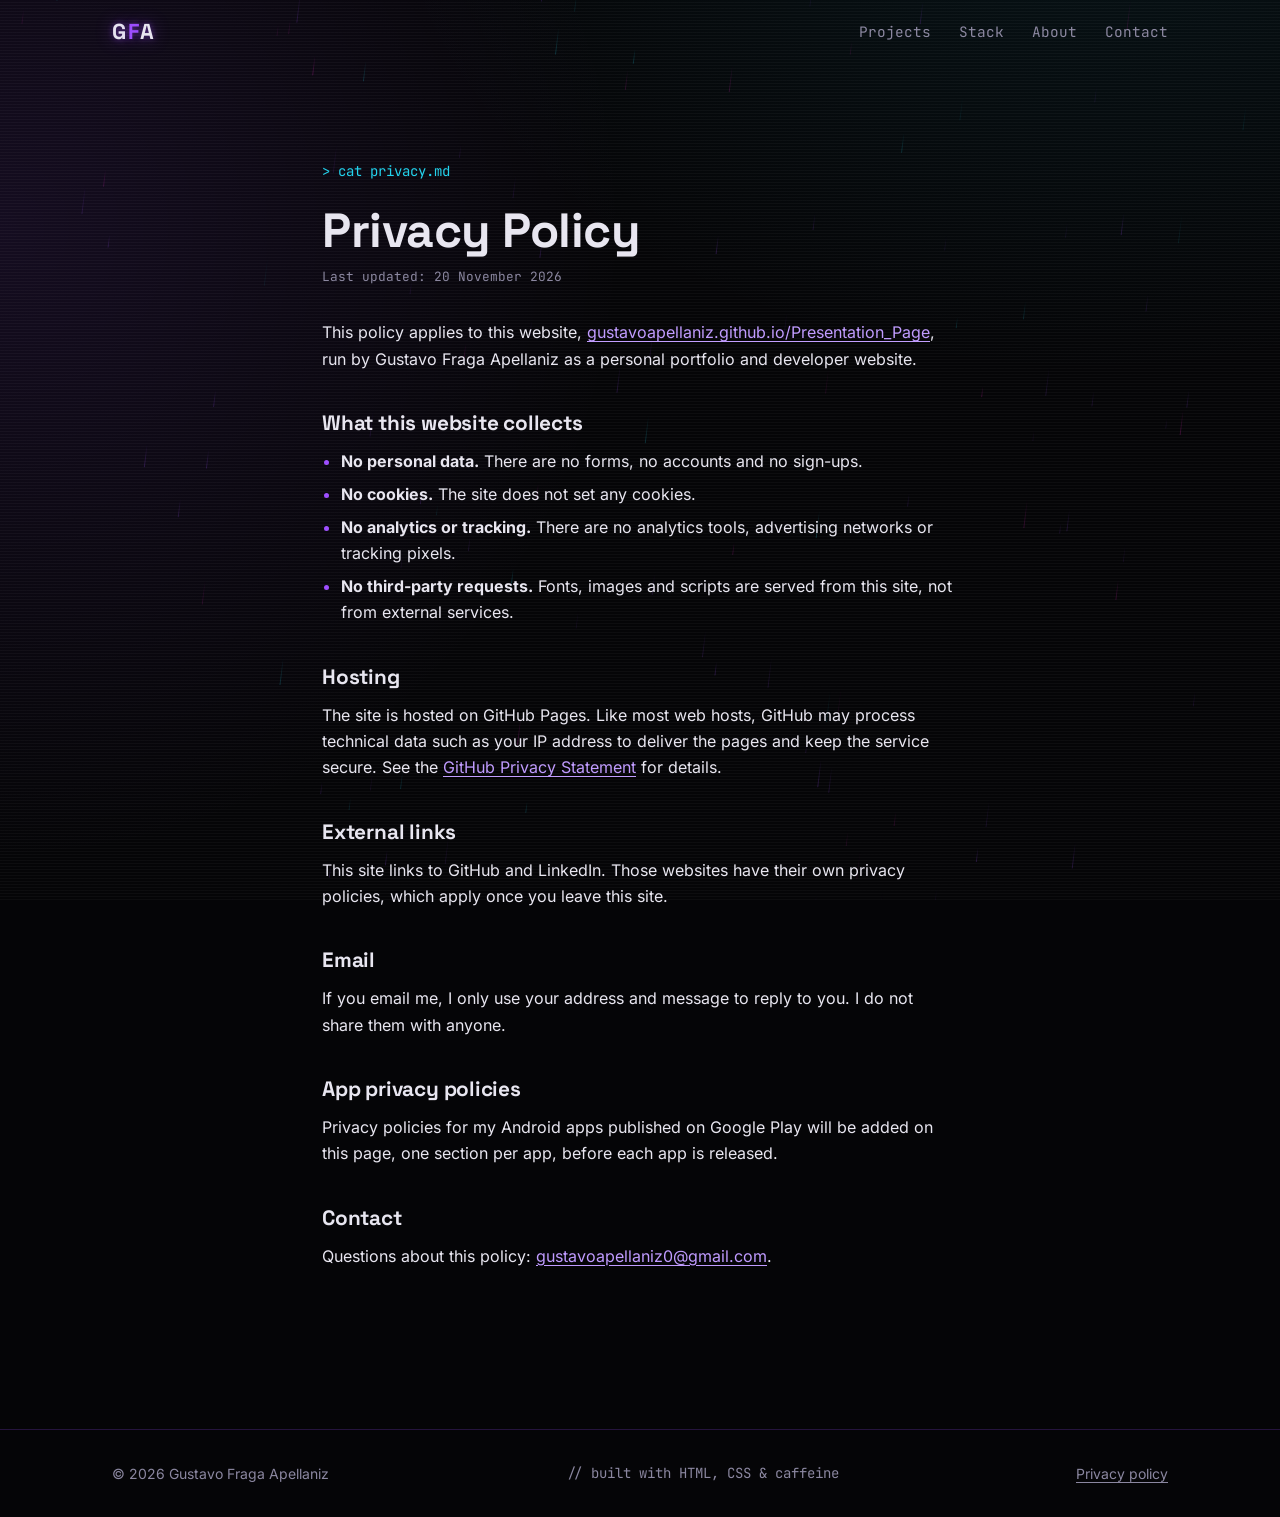
<file: privacy.html>
<!doctype html>
<html lang="en">
<head>
  <meta charset="utf-8">
  <meta name="viewport" content="width=device-width, initial-scale=1">
  <title>Privacy Policy · Gustavo Fraga Apellaniz</title>
  <meta name="description" content="Privacy policy for the website of Gustavo Fraga Apellaniz: no personal data collected, no cookies, no analytics.">
  <meta name="author" content="Gustavo Fraga Apellaniz">
  <meta name="theme-color" content="#050507">
  <link rel="canonical" href="https://gustavoapellaniz.github.io/Presentation_Page/privacy.html">

  <meta property="og:type" content="website">
  <meta property="og:site_name" content="Gustavo Fraga Apellaniz">
  <meta property="og:title" content="Privacy Policy · Gustavo Fraga Apellaniz">
  <meta property="og:description" content="This website collects no personal data and uses no cookies or analytics.">
  <meta property="og:url" content="https://gustavoapellaniz.github.io/Presentation_Page/privacy.html">
  <meta property="og:image" content="https://gustavoapellaniz.github.io/Presentation_Page/assets/img/og-image.jpg">
  <meta name="twitter:card" content="summary_large_image">
  <meta name="twitter:title" content="Privacy Policy · Gustavo Fraga Apellaniz">
  <meta name="twitter:description" content="This website collects no personal data and uses no cookies or analytics.">
  <meta name="twitter:image" content="https://gustavoapellaniz.github.io/Presentation_Page/assets/img/og-image.jpg">

  <link rel="icon" href="favicon.svg" type="image/svg+xml">
  <link rel="preload" href="assets/fonts/space-grotesk-latin-700-normal.woff2" as="font" type="font/woff2" crossorigin>
  <link rel="stylesheet" href="css/styles.css">
  <script>document.documentElement.classList.add("js");</script>
  <script type="module" src="js/main.js"></script>
</head>
<body>
  <a class="skip-link" href="#main">Skip to content</a>
  <canvas id="bg-canvas" aria-hidden="true"></canvas>

  <header class="nav">
    <nav class="container nav__inner" aria-label="Main">
      <a class="nav__logo" href="./" aria-label="Gustavo Fraga Apellaniz, home">G<span>F</span>A</a>
      <button class="nav__toggle" type="button" aria-expanded="false" aria-controls="nav-menu" aria-label="Open menu">
        <span class="nav__toggle-bar"></span>
      </button>
      <ul class="nav__menu" id="nav-menu">
        <li><a class="nav__link" href="./#projects">Projects</a></li>
        <li><a class="nav__link" href="./#stack">Stack</a></li>
        <li><a class="nav__link" href="about.html">About</a></li>
        <li><a class="nav__link" href="./#contact">Contact</a></li>
      </ul>
    </nav>
  </header>

  <main id="main" class="container doc">
    <p class="hero__label" aria-hidden="true">&gt; cat privacy.md</p>
    <h1>Privacy Policy</h1>
    <p class="meta">Last updated: 20 November 2026</p>

    <p>This policy applies to this website, <a href="https://gustavoapellaniz.github.io/Presentation_Page/">gustavoapellaniz.github.io/Presentation_Page</a>, run by Gustavo Fraga Apellaniz as a personal portfolio and developer website.</p>

    <h2>What this website collects</h2>
    <ul>
      <li><strong>No personal data.</strong> There are no forms, no accounts and no sign-ups.</li>
      <li><strong>No cookies.</strong> The site does not set any cookies.</li>
      <li><strong>No analytics or tracking.</strong> There are no analytics tools, advertising networks or tracking pixels.</li>
      <li><strong>No third-party requests.</strong> Fonts, images and scripts are served from this site, not from external services.</li>
    </ul>

    <h2>Hosting</h2>
    <p>The site is hosted on GitHub Pages. Like most web hosts, GitHub may process technical data such as your IP address to deliver the pages and keep the service secure. See the <a href="https://docs.github.com/en/site-policy/privacy-policies/github-general-privacy-statement" rel="noopener" target="_blank">GitHub Privacy Statement<span class="sr-only"> (opens in a new tab)</span></a> for details.</p>

    <h2>External links</h2>
    <p>This site links to GitHub and LinkedIn. Those websites have their own privacy policies, which apply once you leave this site.</p>

    <h2>Email</h2>
    <p>If you email me, I only use your address and message to reply to you. I do not share them with anyone.</p>

    <h2>App privacy policies</h2>
    <p>Privacy policies for my Android apps published on Google Play will be added on this page, one section per app, before each app is released.</p>

    <h2>Contact</h2>
    <p>Questions about this policy: <a href="mailto:gustavoapellaniz0@gmail.com">gustavoapellaniz0@gmail.com</a>.</p>
  </main>

  <footer class="footer">
    <div class="container footer__inner">
      <p>© 2026 Gustavo Fraga Apellaniz</p>
      <p class="mono">// built with HTML, CSS &amp; caffeine</p>
      <p><a href="privacy.html" aria-current="page">Privacy policy</a></p>
    </div>
  </footer>
</body>
</html>
</file>
<file: css/styles.css>
/* ==========================================================================
   Gustavo Fraga Apellaniz — portfolio stylesheet
   Theme: minimal cyberpunk (night, neon accents, rain, wet asphalt).
   One stylesheet for every page. Mobile-first: base rules target small
   screens, media queries add layout for wider screens.

   Table of contents
   1. Fonts
   2. Design tokens (colors, type, spacing)
   3. Base / reset
   4. Utilities (skip link, sr-only, container, reveal)
   5. Background layers (canvas rain, fog, noise)
   6. Navbar
   7. Buttons, chips, tags
   8. Hero (index)
   9. Sections & headings
   10. Project cards + archive
   11. Stack
   12. About teaser + contact + toast
   13. Footer
   14. About page (photo, story, timeline, certificates)
   15. Simple pages (privacy, 404)
   16. Reduced motion
   ========================================================================== */

/* 1. Fonts — self-hosted latin subsets (SIL Open Font License) ----------- */
@font-face {
  font-family: "Space Grotesk";
  src: url("../assets/fonts/space-grotesk-latin-500-normal.woff2") format("woff2");
  font-weight: 500;
  font-display: swap;
}
@font-face {
  font-family: "Space Grotesk";
  src: url("../assets/fonts/space-grotesk-latin-700-normal.woff2") format("woff2");
  font-weight: 700;
  font-display: swap;
}
@font-face {
  font-family: "Inter";
  src: url("../assets/fonts/inter-latin-wght-normal.woff2") format("woff2");
  font-weight: 100 900; /* variable font: one file for every weight */
  font-display: swap;
}
@font-face {
  font-family: "JetBrains Mono";
  src: url("../assets/fonts/jetbrains-mono-latin-400-normal.woff2") format("woff2");
  font-weight: 400;
  font-display: swap;
}

/* 2. Design tokens -------------------------------------------------------- */
:root {
  /* Palette: black and purple dominate; magenta, cyan and red are accents. */
  --bg: #050507;
  --surface: #0d0b14;
  --surface-2: #14111f;
  --primary: #9d4dff;
  --primary-glow: rgba(157, 77, 255, 0.45);
  --primary-soft: #c09bff; /* lighter purple for small text: passes WCAG AA */
  --secondary: #ff2bd6;
  --tertiary: #22d3ee;
  --accent-red: #ff3b5c;
  --text: #e8e6f0;
  --muted: #8b87a0;
  --line: rgba(157, 77, 255, 0.22);

  --font-head: "Space Grotesk", system-ui, sans-serif;
  --font-body: "Inter", system-ui, -apple-system, "Segoe UI", sans-serif;
  --font-mono: "JetBrains Mono", ui-monospace, "Cascadia Code", monospace;

  --radius: 4px;
  --cut: 14px; /* size of the clipped card corners */
  --container: 1120px;
  --gutter: clamp(1rem, 4vw, 2rem);
  --section-y: clamp(5rem, 12vw, 9rem);
  --nav-h: 64px;

  --ease: cubic-bezier(0.2, 0.7, 0.2, 1);
  color-scheme: dark;
}

/* 3. Base / reset --------------------------------------------------------- */
*,
*::before,
*::after { box-sizing: border-box; }

html {
  -webkit-text-size-adjust: 100%;
  scroll-behavior: smooth;
  scroll-padding-top: calc(var(--nav-h) + 1rem);
}

/* Cross-document fade between pages (Chromium; others simply skip it). */
@view-transition { navigation: auto; }
::view-transition-old(root),
::view-transition-new(root) { animation-duration: 0.25s; }

body {
  margin: 0;
  min-height: 100vh;
  background-color: var(--bg);
  /* Static fog: two soft glows, like city light in the haze. */
  background-image:
    radial-gradient(ellipse 80% 50% at 85% -10%, rgba(34, 211, 238, 0.07), transparent 70%),
    radial-gradient(ellipse 70% 60% at 0% 15%, rgba(157, 77, 255, 0.1), transparent 70%);
  background-repeat: no-repeat;
  color: var(--text);
  font-family: var(--font-body);
  font-size: 1rem;
  line-height: 1.65;
  overflow-x: hidden;
  text-rendering: optimizeLegibility;
  -webkit-font-smoothing: antialiased;
}
body.is-leaving { opacity: 0; transition: opacity 0.18s ease; }

[hidden] { display: none !important; } /* keep hidden elements hidden, even .btn */
img { max-width: 100%; height: auto; display: block; }
a { color: var(--primary-soft); text-decoration-thickness: 1px; text-underline-offset: 3px; }
a:hover { color: var(--text); }
h1, h2, h3 { font-family: var(--font-head); line-height: 1.15; margin: 0; font-weight: 700; letter-spacing: -0.01em; }
p { margin: 0 0 1rem; }
ul { margin: 0; padding: 0; }
button { font: inherit; color: inherit; }
::selection { background: var(--primary); color: #fff; }

/* Visible, consistent keyboard focus everywhere. */
:focus-visible {
  outline: 2px solid var(--tertiary);
  outline-offset: 3px;
  border-radius: 2px;
}

/* 4. Utilities ------------------------------------------------------------ */
.sr-only {
  position: absolute !important;
  width: 1px; height: 1px;
  padding: 0; margin: -1px;
  overflow: hidden; clip: rect(0 0 0 0);
  white-space: nowrap; border: 0;
}
.skip-link {
  position: absolute; left: 1rem; top: -100px; z-index: 100;
  padding: 0.6rem 1rem;
  background: var(--primary); color: #050507;
  font-weight: 600; text-decoration: none;
}
.skip-link:focus { top: 1rem; color: #050507; }

.container {
  width: 100%;
  max-width: var(--container);
  margin-inline: auto;
  padding-inline: var(--gutter);
}
.mono { font-family: var(--font-mono); }

/* Scroll reveal: only hidden when JS is running (html.js), so content is
   never lost without JavaScript. main.js adds .is-visible. */
.js .reveal {
  opacity: 0;
  transform: translateY(18px);
  transition: opacity 0.7s var(--ease), transform 0.7s var(--ease);
}
.js .reveal.is-visible { opacity: 1; transform: none; }

/* 5. Background layers ---------------------------------------------------- */
#bg-canvas {
  position: fixed; inset: 0;
  width: 100%; height: 100%;
  z-index: -1;
  pointer-events: none;
  opacity: 0.55;
}
/* Ultra-light scanline/noise overlay (opacity <= 0.04). */
body::after {
  content: "";
  position: fixed; inset: 0;
  pointer-events: none;
  z-index: 60;
  opacity: 0.035;
  background: repeating-linear-gradient(0deg, #fff 0 1px, transparent 1px 3px);
}

/* 6. Navbar --------------------------------------------------------------- */
.nav {
  position: sticky; top: 0; z-index: 50;
  height: var(--nav-h);
  border-bottom: 1px solid transparent;
  transition: background-color 0.3s ease, border-color 0.3s ease, backdrop-filter 0.3s ease;
}
.nav.is-scrolled {
  background: rgba(5, 5, 7, 0.72);
  -webkit-backdrop-filter: blur(12px) saturate(140%);
  backdrop-filter: blur(12px) saturate(140%);
  border-bottom-color: var(--line);
}
.nav__inner {
  height: 100%;
  display: flex; align-items: center; justify-content: space-between; gap: 1rem;
}
.nav__logo {
  font-family: var(--font-head);
  font-weight: 700; font-size: 1.35rem;
  letter-spacing: 0.08em;
  color: var(--text);
  text-decoration: none;
  text-shadow: 0 0 6px var(--primary-glow), 0 0 18px var(--primary-glow);
}
.nav__logo span { color: var(--primary); }
.nav__toggle {
  display: inline-flex; align-items: center; justify-content: center;
  width: 44px; height: 44px;
  background: none; border: 1px solid var(--line); border-radius: var(--radius);
  cursor: pointer;
}
.nav__toggle-bar,
.nav__toggle-bar::before,
.nav__toggle-bar::after {
  display: block; width: 18px; height: 2px; background: var(--text);
  transition: transform 0.25s ease, background-color 0.25s ease;
  position: relative;
}
.nav__toggle-bar::before,
.nav__toggle-bar::after { content: ""; position: absolute; left: 0; }
.nav__toggle-bar::before { top: -6px; }
.nav__toggle-bar::after { top: 6px; }
.nav__toggle[aria-expanded="true"] .nav__toggle-bar { background: transparent; }
.nav__toggle[aria-expanded="true"] .nav__toggle-bar::before { transform: translateY(6px) rotate(45deg); }
.nav__toggle[aria-expanded="true"] .nav__toggle-bar::after { transform: translateY(-6px) rotate(-45deg); }

/* Mobile menu: a panel under the bar, hidden until toggled. */
.nav__menu {
  position: absolute; left: 0; right: 0; top: var(--nav-h);
  display: none;
  flex-direction: column; gap: 0.25rem;
  padding: 1rem var(--gutter) 1.5rem;
  background: rgba(5, 5, 7, 0.96);
  border-bottom: 1px solid var(--line);
  list-style: none;
}
.nav__menu.is-open { display: flex; }
.nav__link {
  display: block;
  padding: 0.6rem 0;
  font-family: var(--font-mono); font-size: 0.9rem;
  color: var(--muted); text-decoration: none;
}
.nav__link:hover,
.nav__link[aria-current="page"] { color: var(--text); }
.nav__link[aria-current="page"]::before { content: "> "; color: var(--primary); }

@media (min-width: 768px) {
  .nav__toggle { display: none; }
  .nav__menu {
    position: static; display: flex;
    flex-direction: row; align-items: center; gap: 1.75rem;
    padding: 0; background: none; border: 0;
  }
  .nav__link { padding: 0.25rem 0; position: relative; }
  .nav__link::after {
    content: ""; position: absolute; left: 0; right: 0; bottom: -2px; height: 1px;
    background: var(--primary); box-shadow: 0 0 8px var(--primary-glow);
    transform: scaleX(0); transform-origin: left; transition: transform 0.25s var(--ease);
  }
  .nav__link:hover::after { transform: scaleX(1); }
}

/* 7. Buttons, chips, tags ------------------------------------------------- */
.btn {
  --cut-btn: 10px;
  display: inline-flex; align-items: center; justify-content: center; gap: 0.5rem;
  min-height: 44px;
  padding: 0.7rem 1.35rem;
  font-family: var(--font-mono); font-size: 0.875rem; font-weight: 400;
  text-decoration: none;
  border: 1px solid var(--primary);
  border-radius: 0;
  clip-path: polygon(0 0, calc(100% - var(--cut-btn)) 0, 100% var(--cut-btn), 100% 100%, var(--cut-btn) 100%, 0 calc(100% - var(--cut-btn)));
  cursor: pointer;
  transition: background-color 0.2s ease, color 0.2s ease, box-shadow 0.2s ease, transform 0.2s ease;
}
.btn--primary {
  background: var(--primary); color: #050507; font-weight: 600;
  box-shadow: 0 0 18px var(--primary-glow);
}
.btn--primary:hover { background: #b57aff; color: #050507; box-shadow: 0 0 28px var(--primary-glow); }
.btn--ghost { background: transparent; color: var(--text); }
.btn--ghost:hover { background: rgba(157, 77, 255, 0.12); color: var(--text); box-shadow: 0 0 18px var(--primary-glow); }
.btn--sm { min-height: 36px; padding: 0.4rem 0.9rem; font-size: 0.8rem; }
.btn svg { width: 1em; height: 1em; flex: none; }

.icon-links { display: flex; gap: 0.5rem; list-style: none; }
.icon-link {
  display: inline-flex; align-items: center; justify-content: center;
  width: 44px; height: 44px;
  color: var(--muted);
  border: 1px solid transparent; border-radius: var(--radius);
  transition: color 0.2s ease, border-color 0.2s ease, filter 0.2s ease;
}
.icon-link:hover { color: var(--text); border-color: var(--line); filter: drop-shadow(0 0 6px var(--primary-glow)); }
.icon-link svg { width: 20px; height: 20px; }

.tag-list { display: flex; flex-wrap: wrap; gap: 0.4rem; list-style: none; }
.tag {
  font-family: var(--font-mono); font-size: 0.75rem;
  padding: 0.15rem 0.5rem;
  color: var(--primary-soft);
  background: rgba(157, 77, 255, 0.08);
  border: 1px solid var(--line);
}
.badge {
  display: inline-flex; align-items: center; gap: 0.35rem;
  font-family: var(--font-mono); font-size: 0.7rem; letter-spacing: 0.05em; text-transform: uppercase;
  padding: 0.1rem 0.45rem;
  color: var(--tertiary);
  border: 1px solid rgba(34, 211, 238, 0.4);
}

/* 8. Hero ----------------------------------------------------------------- */
.hero {
  min-height: calc(100svh - var(--nav-h));
  display: flex; align-items: center;
  padding-block: 3rem 5rem;
  position: relative;
}
.hero__label {
  font-family: var(--font-mono); font-size: 0.875rem;
  color: var(--tertiary);
  margin-bottom: 1.25rem;
}
.hero__label .caret {
  display: inline-block; width: 0.55em; height: 1.1em;
  vertical-align: text-bottom; margin-left: 2px;
  background: var(--accent-red);
  animation: blink 1.1s steps(1) infinite;
}
@keyframes blink { 50% { opacity: 0; } }

.hero__name-wrap { position: relative; margin-bottom: clamp(1.75rem, 4vw, 2.5rem); }
.hero__name-wrap ~ * { position: relative; z-index: 1; } /* text sits above the reflection */
.hero__name {
  font-size: clamp(2.5rem, 9vw, 5.75rem);
  line-height: 1.02;
  max-width: 14ch;
  color: #f4f0ff;
  text-shadow: 0 0 4px rgba(157, 77, 255, 0.55), 0 0 22px var(--primary-glow), 0 0 60px rgba(157, 77, 255, 0.2);
}
.hero__name .decode,
.hero__reflection { white-space: pre-line; }
/* "Wet asphalt" reflection: the same text block placed right under the name,
   flipped vertically (so its last line touches the name), blurred and faded
   out by a mask. It takes no layout space. */
.hero__reflection {
  position: absolute; left: 0; top: 100%;
  width: 100%;
  margin: 0;
  font-family: var(--font-head); font-weight: 700;
  font-size: clamp(2.5rem, 9vw, 5.75rem);
  line-height: 1.02;
  letter-spacing: -0.01em;
  max-width: 14ch;
  color: var(--primary);
  transform: scaleY(-1);
  filter: blur(2.5px);
  opacity: 0.32;
  -webkit-mask-image: linear-gradient(to top, #000 0%, transparent 45%);
  mask-image: linear-gradient(to top, #000 0%, transparent 45%);
  user-select: none;
  pointer-events: none;
}
.hero__role {
  font-family: var(--font-mono);
  font-size: clamp(1rem, 2.6vw, 1.25rem);
  color: var(--text);
  min-height: 1.6em;
  margin: 0 0 1.25rem;
}
.hero__role .prefix { color: var(--primary); }
.hero__role .cursor { color: var(--secondary); animation: blink 1s steps(1) infinite; }
.hero__pitch { max-width: 56ch; color: var(--muted); font-size: 1.05rem; margin-bottom: 1.5rem; }
.hero__pitch strong { color: var(--text); font-weight: 500; }

.status-chip {
  display: inline-flex; align-items: center; gap: 0.6rem;
  padding: 0.4rem 0.85rem;
  font-family: var(--font-mono); font-size: 0.78rem;
  color: var(--text);
  background: rgba(13, 11, 20, 0.7);
  border: 1px solid rgba(34, 211, 238, 0.35);
  border-radius: 999px;
  margin-bottom: 2rem;
}
.status-chip__dot {
  width: 8px; height: 8px; border-radius: 50%; flex: none;
  background: var(--tertiary);
  box-shadow: 0 0 0 0 rgba(34, 211, 238, 0.6);
  animation: pulse 2s ease-out infinite;
}
@keyframes pulse {
  0% { box-shadow: 0 0 0 0 rgba(34, 211, 238, 0.55); }
  80%, 100% { box-shadow: 0 0 0 9px rgba(34, 211, 238, 0); }
}
.hero__actions { display: flex; flex-wrap: wrap; align-items: center; gap: 0.75rem 1rem; }
.hero__actions .icon-links { margin-left: 0.25rem; }

/* Tiny red "light trail" at the bottom of the hero. */
.hero__trail {
  position: absolute; left: var(--gutter); bottom: 2.5rem;
  width: min(220px, 40vw); height: 1px;
  background: linear-gradient(90deg, transparent, var(--accent-red), transparent);
  box-shadow: 0 0 8px var(--accent-red);
  opacity: 0.7;
}

/* 9. Sections & headings -------------------------------------------------- */
.section { padding-block: var(--section-y); }
.section + .section { border-top: 1px solid rgba(157, 77, 255, 0.08); }
.section__label {
  display: block;
  font-family: var(--font-mono); font-size: 0.8rem;
  color: var(--tertiary);
  margin-bottom: 0.75rem;
}
.section__title { font-size: clamp(1.9rem, 5vw, 2.75rem); margin-bottom: 1rem; }
.section__intro { color: var(--muted); max-width: 60ch; margin-bottom: 3rem; }

/* 10. Project cards ------------------------------------------------------- */
.projects-grid {
  display: grid;
  grid-template-columns: 1fr;
  gap: 1.25rem;
  list-style: none;
}
@media (min-width: 900px) {
  .projects-grid { grid-template-columns: repeat(2, 1fr); gap: 1.5rem; }
}

/* The card is two layers: the outer layer paints the 1px "border" (and the
   mouse-following glow); the inner layer is the surface. Both share the
   same clip-path so the clipped corners stay crisp. */
.card {
  --mx: 50%; --my: 0%;
  --clip: polygon(0 0, calc(100% - var(--cut)) 0, 100% var(--cut), 100% 100%, var(--cut) 100%, 0 calc(100% - var(--cut)));
  position: relative;
  padding: 1px;
  clip-path: var(--clip);
  background:
    radial-gradient(260px circle at var(--mx) var(--my), rgba(157, 77, 255, 0.95), transparent 70%),
    var(--line);
  transition: transform 0.3s var(--ease);
  transform: perspective(900px) rotateX(var(--rx, 0deg)) rotateY(var(--ry, 0deg));
  height: 100%;
}
.card__inner {
  clip-path: var(--clip);
  background:
    radial-gradient(420px circle at var(--mx) var(--my), rgba(157, 77, 255, 0.07), transparent 60%),
    var(--surface);
  padding: 1.5rem;
  height: 100%;
  display: flex; flex-direction: column; gap: 1rem;
}
@media (min-width: 768px) { .card__inner { padding: 2rem; } }

.card__head { display: flex; align-items: flex-start; justify-content: space-between; gap: 1rem; }
.card__index { font-family: var(--font-mono); font-size: 0.75rem; color: var(--muted); }
.card__title { font-size: 1.45rem; margin-top: 0.25rem; }
.card__text { color: var(--muted); margin: 0; }
.card__text strong { color: var(--text); font-weight: 500; }
.card__actions { display: flex; flex-wrap: wrap; gap: 0.6rem; margin-top: auto; padding-top: 0.5rem; }

/* Native <details> = keyboard and screen-reader friendly for free. */
.card__details { border-top: 1px dashed var(--line); padding-top: 0.75rem; }
.card__details summary {
  display: inline-flex; align-items: center; gap: 0.5rem;
  min-height: 36px;
  font-family: var(--font-mono); font-size: 0.8rem;
  color: var(--primary-soft);
  cursor: pointer;
  list-style: none;
}
.card__details summary::-webkit-details-marker { display: none; }
.card__details summary::before { content: "+"; color: var(--primary); width: 1ch; }
.card__details[open] summary::before { content: "−"; }
.card__details summary:hover { color: var(--text); }
.card__details ul { margin-top: 0.75rem; padding-left: 1.1rem; color: var(--muted); font-size: 0.94rem; }
.card__details li { margin-bottom: 0.5rem; }
.card__details li::marker { color: var(--primary); }
.card__details b { color: var(--text); font-weight: 600; }
.card__note { font-family: var(--font-mono); font-size: 0.75rem; color: var(--muted); margin: 0.5rem 0 0; }

/* Archive: a compact, terminal-like list. */
.archive { margin-top: 4.5rem; }
.archive__title { font-size: 1.15rem; margin-bottom: 1.25rem; }
.archive__list { list-style: none; border-top: 1px solid var(--line); }
.archive__item {
  display: grid; gap: 0.35rem 1.5rem;
  grid-template-columns: 1fr;
  padding: 1rem 0;
  border-bottom: 1px solid var(--line);
}
@media (min-width: 768px) {
  .archive__item { grid-template-columns: 15rem 1fr auto; align-items: baseline; }
}
.archive__name { font-family: var(--font-head); font-weight: 500; color: var(--text); text-decoration: none; }
.archive__name:hover { color: var(--primary-soft); }
.archive__desc { color: var(--muted); margin: 0; font-size: 0.94rem; }
.archive__tags { font-family: var(--font-mono); font-size: 0.75rem; color: var(--primary-soft); white-space: nowrap; }

/* 11. Stack --------------------------------------------------------------- */
.stack-grid { display: grid; gap: 2rem 3rem; grid-template-columns: 1fr; }
@media (min-width: 768px) { .stack-grid { grid-template-columns: repeat(2, 1fr); } }
.stack-group__title {
  font-family: var(--font-mono); font-size: 0.8rem; font-weight: 400;
  color: var(--muted); text-transform: uppercase; letter-spacing: 0.1em;
  margin-bottom: 0.85rem;
}
.chip-list { display: flex; flex-wrap: wrap; gap: 0.5rem; list-style: none; }
.chip {
  font-size: 0.9rem;
  padding: 0.35rem 0.8rem;
  color: var(--text);
  background: var(--surface);
  border: 1px solid var(--line);
  transition: border-color 0.2s ease, box-shadow 0.2s ease;
}
.chip:hover { border-color: var(--primary); box-shadow: 0 0 12px var(--primary-glow); }

/* 12. About teaser, contact, toast --------------------------------------- */
.teaser { max-width: 62ch; }
.teaser p { font-size: 1.15rem; color: var(--text); }
.teaser p + p { color: var(--muted); font-size: 1rem; }
.arrow-link { font-family: var(--font-mono); font-size: 0.9rem; }

.contact { text-align: center; }
.contact .section__intro { margin-inline: auto; }
.email-btn {
  display: inline-flex; flex-direction: column; align-items: center; gap: 0.4rem;
  max-width: 100%;
  padding: 1.25rem 1.5rem;
  background: none;
  border: 1px solid var(--line);
  cursor: pointer;
  clip-path: polygon(0 0, calc(100% - 16px) 0, 100% 16px, 100% 100%, 16px 100%, 0 calc(100% - 16px));
  transition: border-color 0.2s ease, box-shadow 0.2s ease, background-color 0.2s ease;
}
.email-btn:hover { border-color: var(--primary); background: rgba(157, 77, 255, 0.06); }
.email-btn__address {
  font-family: var(--font-head); font-weight: 500;
  font-size: clamp(1.05rem, 4.6vw, 2.25rem);
  color: var(--text);
  overflow-wrap: anywhere;
}
.email-btn:hover .email-btn__address { text-shadow: 0 0 14px var(--primary-glow); }
.email-btn__hint { font-family: var(--font-mono); font-size: 0.75rem; color: var(--muted); }
.contact__links { display: flex; justify-content: center; flex-wrap: wrap; gap: 0.75rem; margin-top: 2rem; }

.toast {
  position: fixed; left: 50%; bottom: 2rem; z-index: 80;
  transform: translate(-50%, 20px);
  padding: 0.6rem 1.1rem;
  font-family: var(--font-mono); font-size: 0.85rem;
  color: #050507;
  background: var(--tertiary);
  box-shadow: 0 0 22px rgba(34, 211, 238, 0.55);
  opacity: 0; pointer-events: none;
  transition: opacity 0.25s ease, transform 0.25s var(--ease);
}
.toast.is-visible { opacity: 1; transform: translate(-50%, 0); }

/* 13. Footer -------------------------------------------------------------- */
.footer {
  border-top: 1px solid var(--line);
  padding-block: 2rem;
  font-size: 0.875rem; color: var(--muted);
}
.footer__inner { display: flex; flex-direction: column; gap: 0.5rem; }
@media (min-width: 768px) {
  .footer__inner { flex-direction: row; justify-content: space-between; align-items: center; }
}
.footer p { margin: 0; }
.footer a { color: var(--muted); }
.footer a:hover { color: var(--text); }

/* 14. About page ---------------------------------------------------------- */
.profile {
  display: grid; gap: 2.5rem;
  align-items: center;
  padding-block: clamp(3rem, 9vw, 6rem) var(--section-y);
}
@media (min-width: 768px) { .profile { grid-template-columns: auto 1fr; gap: 4rem; } }

/* Photo frame: clipped corners, neon purple 1px border and soft glow. */
.photo {
  --pclip: polygon(0 0, calc(100% - 28px) 0, 100% 28px, 100% 100%, 28px 100%, 0 calc(100% - 28px));
  position: relative;
  width: min(280px, 70vw);
  filter: drop-shadow(0 0 22px rgba(157, 77, 255, 0.35));
}
.photo__frame {
  padding: 2px;
  background: linear-gradient(135deg, var(--primary), rgba(157, 77, 255, 0.25) 45%, var(--secondary));
  clip-path: var(--pclip);
}
.photo picture { display: block; }
.photo picture,
.photo img { clip-path: var(--pclip); width: 100%; aspect-ratio: 1; object-fit: cover; }
.photo img { filter: saturate(0.9) contrast(1.03); transition: filter 0.4s ease; }
/* Hover: a scanline sweeps down the photo + slight chromatic aberration. */
.photo__frame { position: relative; overflow: hidden; }
.photo__frame::after {
  content: "";
  position: absolute; left: 2px; right: 2px; top: -30%; height: 30%;
  background: linear-gradient(to bottom, transparent, rgba(34, 211, 238, 0.22), transparent);
  opacity: 0; pointer-events: none;
}
.photo:hover .photo__frame::after { animation: sweep 1.2s var(--ease); }
.photo:hover img {
  filter: saturate(1) drop-shadow(2px 0 0 rgba(255, 43, 214, 0.45)) drop-shadow(-2px 0 0 rgba(34, 211, 238, 0.45));
}
@keyframes sweep {
  0% { top: -30%; opacity: 1; }
  100% { top: 100%; opacity: 1; }
}
.photo__tag {
  position: absolute; right: -6px; bottom: 18px;
  font-family: var(--font-mono); font-size: 0.7rem;
  padding: 0.15rem 0.45rem;
  color: #050507; background: var(--tertiary);
}
.profile__name { font-size: clamp(2.1rem, 6vw, 3.5rem); margin-bottom: 0.5rem; text-shadow: 0 0 22px var(--primary-glow); }
.profile__role { font-family: var(--font-mono); color: var(--primary-soft); margin-bottom: 0.25rem; }
.profile__place { color: var(--muted); margin-bottom: 1.5rem; }

.story { max-width: 64ch; }
.story p { font-size: 1.08rem; }
.story p:first-of-type::first-letter { color: var(--primary); }

/* Timeline: vertical neon line with glowing nodes. */
.timeline { list-style: none; position: relative; padding-left: 2rem; max-width: 760px; }
.timeline::before {
  content: "";
  position: absolute; left: 6px; top: 0.5rem; bottom: 0.5rem; width: 1px;
  background: linear-gradient(to bottom, var(--primary), rgba(157, 77, 255, 0.15));
  box-shadow: 0 0 8px var(--primary-glow);
}
.timeline__item { position: relative; padding-bottom: 2.25rem; }
.timeline__item:last-child { padding-bottom: 0; }
.timeline__item::before {
  content: "";
  position: absolute; left: calc(-2rem + 2px); top: 0.45rem;
  width: 9px; height: 9px; border-radius: 50%;
  background: var(--bg);
  border: 2px solid var(--primary);
  box-shadow: 0 0 10px var(--primary-glow);
}
.timeline__item.is-current::before { background: var(--tertiary); border-color: var(--tertiary); box-shadow: 0 0 12px rgba(34, 211, 238, 0.7); }
.timeline__date { font-family: var(--font-mono); font-size: 0.8rem; color: var(--tertiary); }
.timeline__title { font-size: 1.15rem; margin: 0.2rem 0; }
.timeline__org { color: var(--muted); margin: 0; }
.timeline__org small { display: block; font-size: 0.85rem; }

.cert-grid { display: grid; gap: 0.85rem; grid-template-columns: 1fr; list-style: none; }
@media (min-width: 600px) { .cert-grid { grid-template-columns: repeat(2, 1fr); } }
@media (min-width: 960px) { .cert-grid { grid-template-columns: repeat(3, 1fr); } }
.cert {
  display: flex; gap: 0.85rem; align-items: flex-start;
  padding: 1rem 1.1rem;
  background: var(--surface);
  border: 1px solid var(--line);
  clip-path: polygon(0 0, calc(100% - 10px) 0, 100% 10px, 100% 100%, 0 100%);
  height: 100%;
}
.cert__icon { color: var(--primary); flex: none; margin-top: 2px; }
.cert__name { font-weight: 600; font-size: 0.95rem; margin: 0; }
.cert__issuer { font-family: var(--font-mono); font-size: 0.75rem; color: var(--muted); margin: 0.15rem 0 0; }

.two-col { display: grid; gap: 3rem; }
@media (min-width: 768px) { .two-col { grid-template-columns: 1fr 1fr; gap: 4rem; } }
.plain-list { list-style: none; }
.plain-list li { padding: 0.75rem 0; border-bottom: 1px solid var(--line); }
.plain-list b { color: var(--text); font-weight: 600; }
.plain-list span { color: var(--muted); }

.cta { text-align: center; }
.cta .section__title { text-shadow: 0 0 24px var(--primary-glow); }
.cta__actions { display: flex; justify-content: center; flex-wrap: wrap; gap: 0.75rem; margin-top: 1.5rem; }

/* 15. Simple pages: privacy, 404 ---------------------------------------- */
.doc { max-width: 70ch; padding-block: clamp(3rem, 9vw, 6rem) var(--section-y); }
.doc h1 { font-size: clamp(2rem, 6vw, 3rem); margin-bottom: 0.5rem; }
.doc h2 { font-size: 1.3rem; margin: 2.5rem 0 0.75rem; }
.doc .meta { font-family: var(--font-mono); font-size: 0.8rem; color: var(--muted); margin-bottom: 2rem; }
main.doc { overflow-wrap: anywhere; }
.doc ul { padding-left: 1.2rem; margin-bottom: 1rem; }
.doc li { margin-bottom: 0.4rem; }
.doc li::marker { color: var(--primary); }

.not-found {
  min-height: calc(100svh - var(--nav-h) - 120px);
  display: flex; flex-direction: column; justify-content: center; align-items: flex-start;
  padding-block: 4rem;
}
.not-found__code {
  font-family: var(--font-head); font-weight: 700;
  font-size: clamp(5rem, 22vw, 11rem); line-height: 1;
  color: #f4f0ff;
  text-shadow: 0 0 6px rgba(157, 77, 255, 0.6), 0 0 30px var(--primary-glow), 3px 0 0 rgba(255, 43, 214, 0.35), -3px 0 0 rgba(34, 211, 238, 0.35);
}

/* 16. Reduced motion: no animation, final state shown immediately. ------- */
@media (prefers-reduced-motion: reduce) {
  *,
  *::before,
  *::after {
    animation: none !important;
    transition: none !important;
    scroll-behavior: auto !important;
  }
  html { scroll-behavior: auto; }
  .js .reveal { opacity: 1; transform: none; }
  .card { transform: none !important; }
  #bg-canvas { display: none; }
  ::view-transition-group(*),
  ::view-transition-old(*),
  ::view-transition-new(*) { animation: none !important; }
}

/* Clipped elements cut off an outside outline, so draw focus inside them. */
.btn:focus-visible,
.email-btn:focus-visible { outline-offset: -5px; }
</file>
